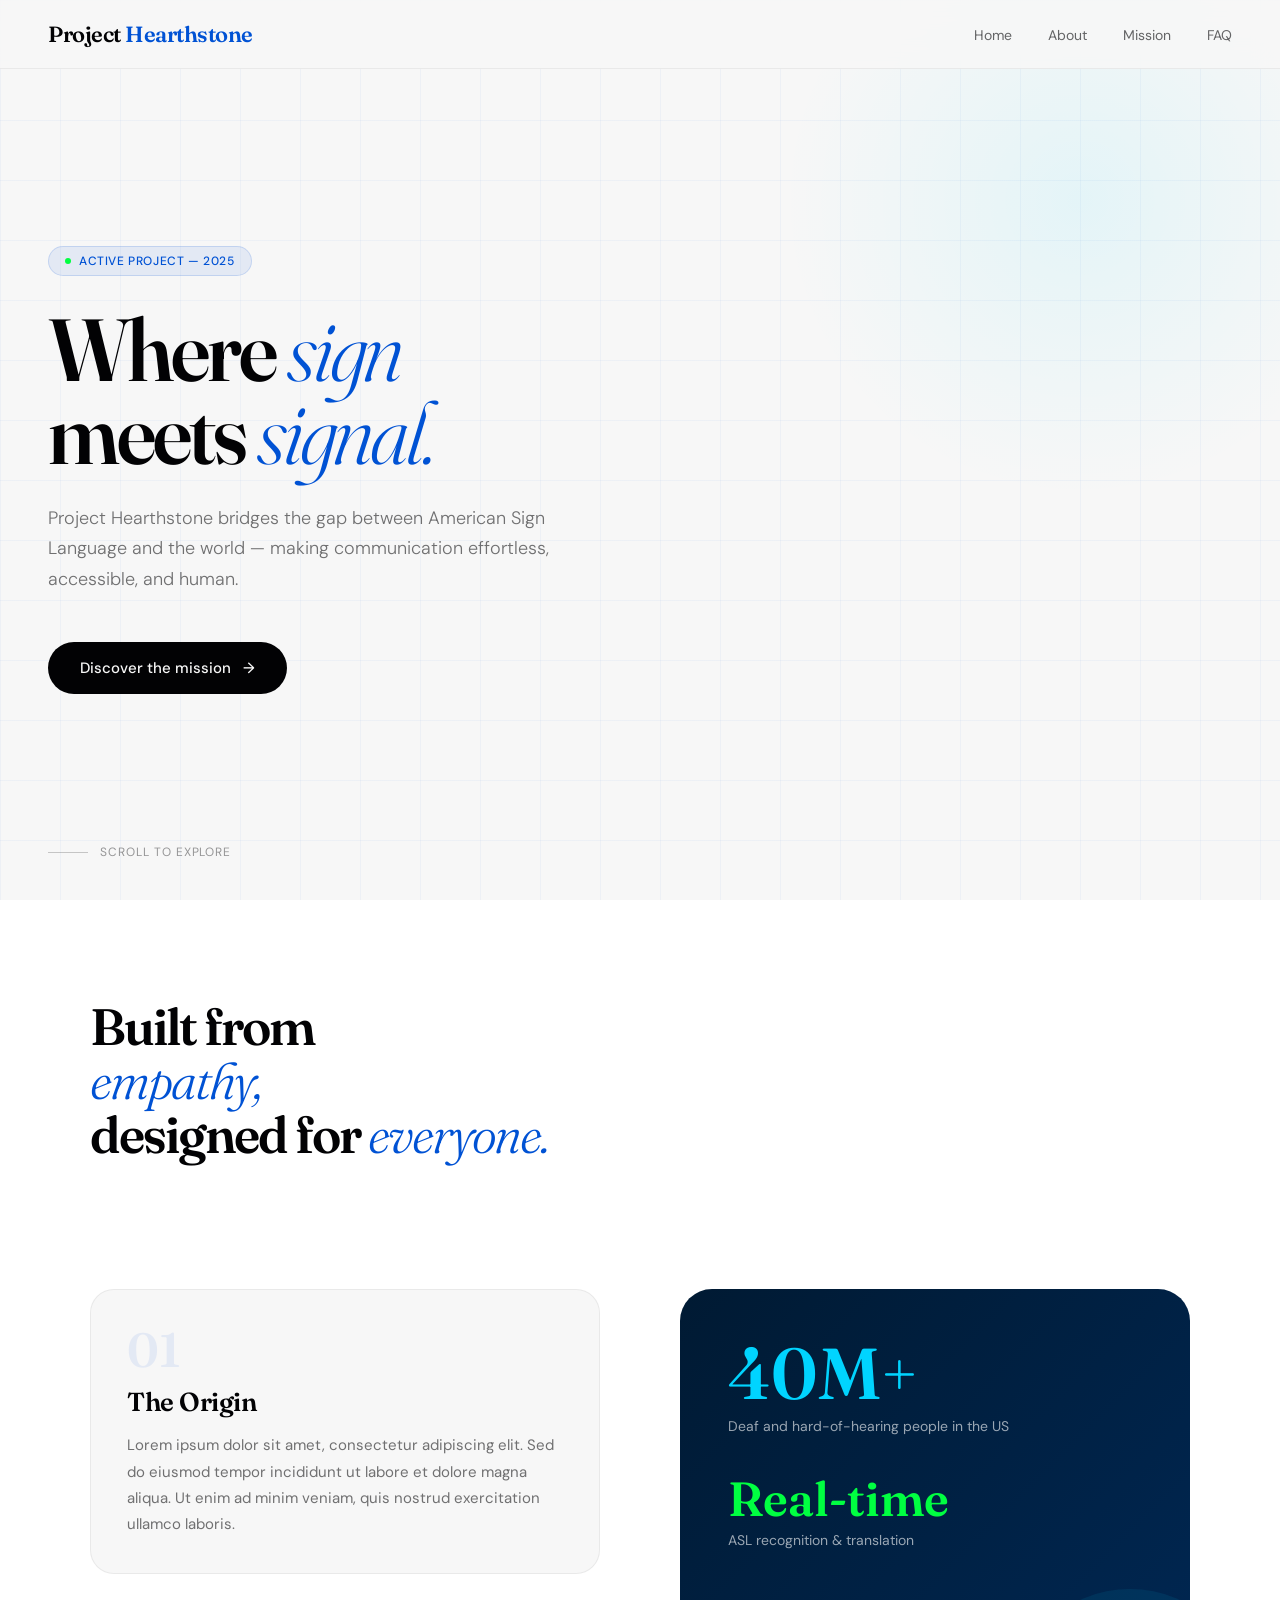
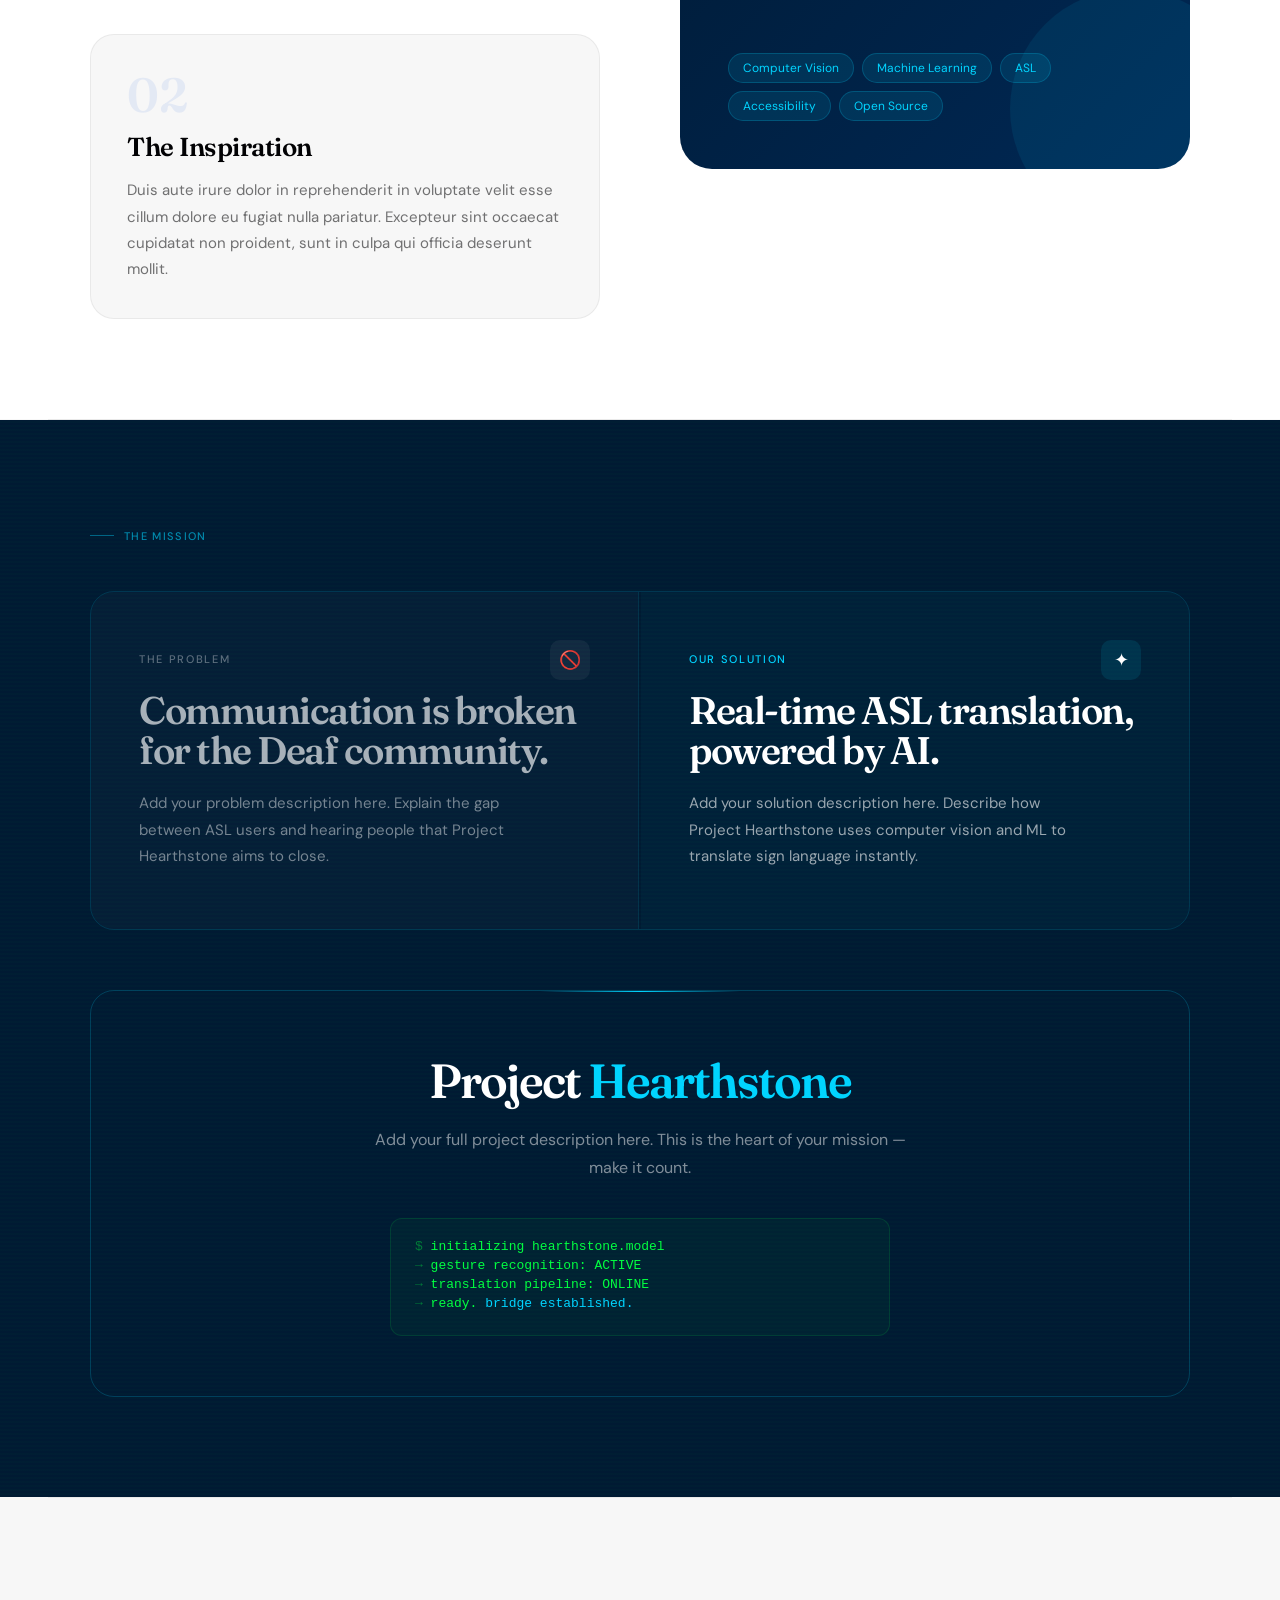
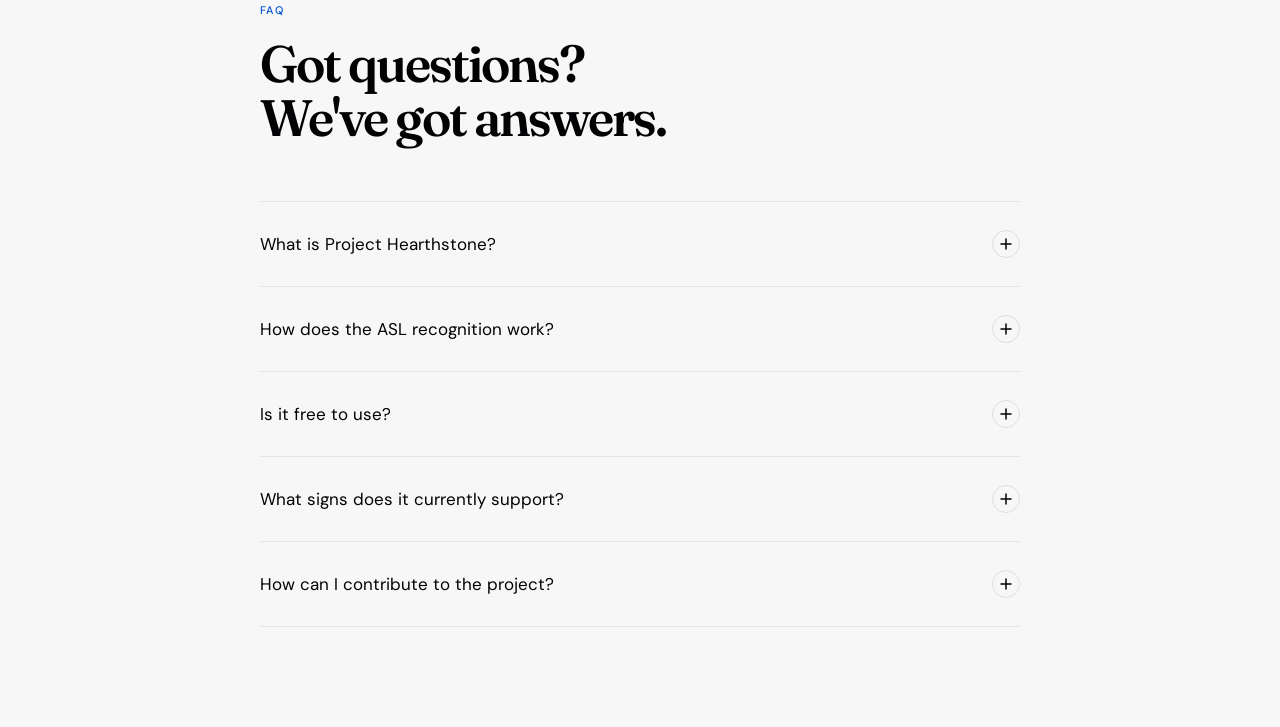
<file: projecthearthstone.in/AboutUs/index.html>
<!doctype html>
<html lang="en">
<head>
<meta charset="UTF-8"/>
<meta name="viewport" content="width=device-width, initial-scale=1.0"/>
<title>Project Hearthstone - About</title>
<style>
  @import url('https://fonts.googleapis.com/css2?family=Fraunces:ital,wght@0,300;0,600;1,300&family=DM+Sans:wght@300;400;500&display=swap');

  :root {
    --primary-dark: #020204;
    --primary-light: #F7F7F7;
    --highlight: #00D4FF;
    --mid: #0052D4;
    --deep: #001A33;
    --active: #00FF41;
  }

  *, *::before, *::after { box-sizing: border-box; margin: 0; padding: 0; }
  html { scroll-behavior: smooth; }
  body {
    font-family: 'DM Sans', sans-serif;
    background: var(--primary-light);
    color: var(--primary-dark);
    overflow-x: hidden;
  }

  /* NAV */
  nav {
    position: fixed;
    top: 0; left: 0; right: 0;
    z-index: 100;
    display: flex;
    align-items: center;
    justify-content: space-between;
    padding: 20px 48px;
    background: rgba(247,247,247,0.85);
    backdrop-filter: blur(12px);
    border-bottom: 1px solid rgba(0,0,0,0.06);
  }

  .nav-logo {
    font-family: 'Fraunces', serif;
    font-size: 22px;
    font-weight: 600;
    letter-spacing: -0.5px;
    color: var(--primary-dark);
  }
  .nav-logo span { color: var(--mid); }

  .nav-links {
    display: flex;
    gap: 36px;
    list-style: none;
  }
  .nav-links a {
    font-size: 14px;
    font-weight: 400;
    color: var(--primary-dark);
    text-decoration: none;
    opacity: 0.6;
    transition: opacity 0.2s;
  }
  .nav-links a:hover { opacity: 1; }

  /* HERO */
  .hero {
    min-height: 100vh;
    display: flex;
    align-items: center;
    padding: 120px 48px 80px;
    position: relative;
    overflow: hidden;
  }

  .hero-bg-grid {
    position: absolute;
    inset: 0;
    background-image:
      linear-gradient(rgba(0,82,212,0.04) 1px, transparent 1px),
      linear-gradient(90deg, rgba(0,82,212,0.04) 1px, transparent 1px);
    background-size: 60px 60px;
    animation: gridShift 20s linear infinite;
  }
  @keyframes gridShift { to { background-position: 60px 60px; } }

  .hero-accent {
    position: absolute;
    width: 600px;
    height: 600px;
    border-radius: 50%;
    background: radial-gradient(circle, rgba(0,212,255,0.08) 0%, transparent 70%);
    top: -100px;
    right: -100px;
    animation: pulse 6s ease-in-out infinite;
  }
  @keyframes pulse {
    0%, 100% { transform: scale(1); opacity: 0.6; }
    50% { transform: scale(1.1); opacity: 1; }
  }

  .hero-content { position: relative; max-width: 760px; }

  .hero-tag {
    display: inline-flex;
    align-items: center;
    gap: 8px;
    background: rgba(0,82,212,0.08);
    border: 1px solid rgba(0,82,212,0.15);
    border-radius: 100px;
    padding: 6px 16px;
    font-size: 12px;
    font-weight: 500;
    color: var(--mid);
    letter-spacing: 0.05em;
    text-transform: uppercase;
    margin-bottom: 32px;
    opacity: 0;
    animation: fadeUp 0.8s 0.2s forwards;
  }
  .hero-tag::before {
    content: '';
    width: 6px; height: 6px;
    border-radius: 50%;
    background: var(--active);
    animation: blink 2s infinite;
  }
  @keyframes blink {
    0%, 100% { opacity: 1; }
    50% { opacity: 0.2; }
  }

  .hero-title {
    font-family: 'Fraunces', serif;
    font-size: clamp(52px, 7vw, 88px);
    font-weight: 600;
    line-height: 0.95;
    letter-spacing: -3px;
    color: var(--primary-dark);
    margin-bottom: 28px;
    opacity: 0;
    animation: fadeUp 0.8s 0.4s forwards;
  }
  .hero-title em {
    font-style: italic;
    font-weight: 300;
    color: var(--mid);
  }

  .hero-sub {
    font-size: 18px;
    font-weight: 300;
    line-height: 1.7;
    color: rgba(2,2,4,0.55);
    max-width: 520px;
    margin-bottom: 48px;
    opacity: 0;
    animation: fadeUp 0.8s 0.6s forwards;
  }

  .hero-cta {
    display: inline-flex;
    align-items: center;
    gap: 12px;
    background: var(--primary-dark);
    color: var(--primary-light);
    border: none;
    border-radius: 100px;
    padding: 16px 32px;
    font-family: 'DM Sans', sans-serif;
    font-size: 15px;
    font-weight: 500;
    cursor: pointer;
    text-decoration: none;
    transition: transform 0.2s, background 0.2s;
    opacity: 0;
    animation: fadeUp 0.8s 0.8s forwards;
  }
  .hero-cta:hover { background: var(--mid); transform: translateY(-2px); }
  .hero-cta .arrow { transition: transform 0.2s; }
  .hero-cta:hover .arrow { transform: translateX(4px); }

  .hero-scroll {
    position: absolute;
    bottom: 40px; left: 48px;
    display: flex;
    align-items: center;
    gap: 12px;
    font-size: 12px;
    color: rgba(2,2,4,0.4);
    letter-spacing: 0.08em;
    text-transform: uppercase;
    opacity: 0;
    animation: fadeUp 1s 1.2s forwards;
  }
  .hero-scroll-line {
    width: 40px; height: 1px;
    background: rgba(2,2,4,0.2);
    animation: lineGrow 1s 1.5s ease forwards;
    transform-origin: left;
    transform: scaleX(0);
  }
  @keyframes lineGrow { to { transform: scaleX(1); } }
  @keyframes fadeUp {
    from { opacity: 0; transform: translateY(24px); }
    to { opacity: 1; transform: translateY(0); }
  }

  /* ABOUT */
  .about {
    background: white;
    padding: 100px 48px;
  }
  .about-grid {
    display: grid;
    grid-template-columns: 1fr 1fr;
    gap: 80px;
    align-items: start;
    max-width: 1100px;
    margin: 0 auto;
  }
  .about-heading {
    font-family: 'Fraunces', serif;
    font-size: clamp(36px, 4vw, 56px);
    font-weight: 600;
    line-height: 1.05;
    letter-spacing: -2px;
    margin-bottom: 48px;
    grid-column: 1 / -1;
  }
  .about-heading em { font-style: italic; font-weight: 300; color: var(--mid); }

  .about-card {
    background: var(--primary-light);
    border: 1px solid rgba(0,0,0,0.06);
    border-radius: 24px;
    padding: 36px;
    position: relative;
    overflow: hidden;
    transition: transform 0.4s cubic-bezier(0.23, 1, 0.32, 1), box-shadow 0.4s;
    cursor: default;
  }
  .about-card::before {
    content: '';
    position: absolute;
    top: 0; left: 0;
    width: 3px; height: 0;
    background: linear-gradient(to bottom, var(--highlight), var(--mid));
    transition: height 0.5s cubic-bezier(0.23, 1, 0.32, 1);
  }
  .about-card:hover::before { height: 100%; }
  .about-card:hover {
    transform: translateY(-6px);
    box-shadow: 0 24px 60px rgba(0,82,212,0.1);
  }
  .about-card-num {
    font-family: 'Fraunces', serif;
    font-size: 48px;
    font-weight: 600;
    color: rgba(0,82,212,0.08);
    line-height: 1;
    margin-bottom: 12px;
  }
  .about-card h3 {
    font-family: 'Fraunces', serif;
    font-size: 26px;
    font-weight: 600;
    letter-spacing: -0.5px;
    margin-bottom: 14px;
  }
  .about-card p {
    font-size: 15px;
    line-height: 1.75;
    color: rgba(2,2,4,0.55);
  }

  .about-visual {
    grid-column: 2;
    grid-row: 2 / 4;
    background: linear-gradient(135deg, var(--deep) 0%, #002855 100%);
    border-radius: 32px;
    padding: 48px;
    color: white;
    display: flex;
    flex-direction: column;
    justify-content: space-between;
    min-height: 480px;
    position: relative;
    overflow: hidden;
  }
  .about-visual::after {
    content: '';
    position: absolute;
    bottom: -60px; right: -60px;
    width: 240px; height: 240px;
    border-radius: 50%;
    background: rgba(0,212,255,0.08);
  }
  .about-visual-stat {
    font-family: 'Fraunces', serif;
    font-size: 72px;
    font-weight: 600;
    color: var(--highlight);
    line-height: 1;
    margin-bottom: 8px;
  }
  .about-visual-label {
    font-size: 14px;
    opacity: 0.6;
    margin-bottom: 40px;
  }
  .about-visual-tags { display: flex; flex-wrap: wrap; gap: 8px; }
  .about-visual-tag {
    background: rgba(0,212,255,0.1);
    border: 1px solid rgba(0,212,255,0.2);
    border-radius: 100px;
    padding: 6px 14px;
    font-size: 12px;
    color: var(--highlight);
  }

  /* PROBLEM / SOLUTION */
  .problem-solution {
    background: var(--deep);
    color: white;
    padding: 100px 48px;
    position: relative;
    overflow: hidden;
  }
  .ps-scanlines {
    position: absolute;
    inset: 0;
    background: repeating-linear-gradient(
      0deg, transparent, transparent 2px,
      rgba(0,255,65,0.015) 2px, rgba(0,255,65,0.015) 4px
    );
    pointer-events: none;
  }
  .ps-inner { max-width: 1100px; margin: 0 auto; position: relative; }

  .section-label {
    display: inline-flex;
    align-items: center;
    gap: 10px;
    font-size: 11px;
    font-weight: 500;
    letter-spacing: 0.12em;
    text-transform: uppercase;
    color: var(--mid);
    margin-bottom: 20px;
  }

  .ps-top {
    display: grid;
    grid-template-columns: 1fr 1fr;
    gap: 2px;
    margin-bottom: 60px;
    border: 1px solid rgba(0,212,255,0.15);
    border-radius: 24px;
    overflow: hidden;
  }
  .ps-pane { padding: 60px 48px; position: relative; }
  .ps-pane.problem {
    background: rgba(255,255,255,0.02);
    border-right: 1px solid rgba(0,212,255,0.1);
  }
  .ps-pane.solution { background: rgba(0,212,255,0.03); }
  .ps-pane-tag {
    font-size: 11px;
    letter-spacing: 0.15em;
    text-transform: uppercase;
    font-weight: 500;
    margin-bottom: 24px;
  }
  .ps-pane.problem .ps-pane-tag { color: rgba(255,255,255,0.35); }
  .ps-pane.solution .ps-pane-tag { color: var(--highlight); }
  .ps-pane h2 {
    font-family: 'Fraunces', serif;
    font-size: clamp(28px, 3vw, 44px);
    font-weight: 600;
    letter-spacing: -1.5px;
    line-height: 1.05;
    margin-bottom: 20px;
  }
  .ps-pane.problem h2 { color: rgba(255,255,255,0.65); }
  .ps-pane.solution h2 { color: white; }
  .ps-pane p { font-size: 15px; line-height: 1.75; color: rgba(255,255,255,0.45); max-width: 380px; }
  .ps-pane.solution p { color: rgba(255,255,255,0.6); }
  .ps-icon {
    position: absolute;
    top: 48px; right: 48px;
    width: 40px; height: 40px;
    border-radius: 10px;
    display: flex;
    align-items: center;
    justify-content: center;
    font-size: 18px;
  }
  .ps-icon.prob { background: rgba(255,255,255,0.05); }
  .ps-icon.sol { background: rgba(0,212,255,0.1); }

  .ps-project {
    border: 1px solid rgba(0,212,255,0.2);
    border-radius: 24px;
    padding: 60px;
    text-align: center;
    position: relative;
    overflow: hidden;
  }
  .ps-project::before {
    content: '';
    position: absolute;
    top: 0; left: 50%;
    transform: translateX(-50%);
    width: 200px; height: 1px;
    background: linear-gradient(to right, transparent, var(--highlight), transparent);
  }
  .ps-project-title {
    font-family: 'Fraunces', serif;
    font-size: clamp(28px, 4vw, 48px);
    font-weight: 600;
    letter-spacing: -2px;
    color: white;
    margin-bottom: 16px;
  }
  .ps-project-title span { color: var(--highlight); }
  .ps-project p {
    font-size: 16px;
    line-height: 1.75;
    color: rgba(255,255,255,0.5);
    max-width: 560px;
    margin: 0 auto 36px;
  }
  .ps-terminal {
    background: rgba(0,255,65,0.04);
    border: 1px solid rgba(0,255,65,0.12);
    border-radius: 12px;
    padding: 20px 24px;
    max-width: 500px;
    margin: 0 auto;
    text-align: left;
    font-family: 'Courier New', monospace;
    font-size: 13px;
  }
  .ps-terminal-line {
    color: var(--active);
    margin-bottom: 4px;
    opacity: 0;
    animation: terminalType 0.3s forwards;
  }
  .ps-terminal-line:nth-child(1) { animation-delay: 0.2s; }
  .ps-terminal-line:nth-child(2) { animation-delay: 0.8s; }
  .ps-terminal-line:nth-child(3) { animation-delay: 1.4s; }
  .ps-terminal-line:nth-child(4) { animation-delay: 2.0s; }
  .ps-terminal-line .dim { color: rgba(0,255,65,0.4); }
  @keyframes terminalType { to { opacity: 1; } }

  /* FAQ */
  #faq {
    background: var(--primary-light);
    padding: 100px 48px;
  }
  .faq-inner { max-width: 760px; margin: 0 auto; }
  .faq-heading {
    font-family: 'Fraunces', serif;
    font-size: clamp(36px, 4vw, 52px);
    font-weight: 600;
    letter-spacing: -2px;
    margin-bottom: 56px;
    line-height: 1.05;
  }
  .faq-item {
    border-top: 1px solid rgba(0,0,0,0.08);
    overflow: hidden;
  }
  .faq-item:last-child { border-bottom: 1px solid rgba(0,0,0,0.08); }
  .faq-btn {
    width: 100%;
    background: none;
    border: none;
    cursor: pointer;
    display: flex;
    align-items: center;
    justify-content: space-between;
    padding: 28px 0;
    font-family: 'DM Sans', sans-serif;
    font-size: 17px;
    font-weight: 400;
    color: var(--primary-dark);
    text-align: left;
    transition: color 0.2s;
  }
  .faq-btn:hover { color: var(--mid); }
  .faq-btn.active { color: var(--mid); }
  .faq-icon {
    width: 28px; height: 28px;
    border-radius: 50%;
    border: 1px solid rgba(0,0,0,0.1);
    display: flex;
    align-items: center;
    justify-content: center;
    flex-shrink: 0;
    margin-left: 20px;
    transition: background 0.3s, transform 0.4s, border-color 0.3s;
  }
  .faq-btn.active .faq-icon {
    background: var(--mid);
    border-color: var(--mid);
    transform: rotate(45deg);
  }
  .faq-icon svg { width: 12px; height: 12px; }
  .faq-btn.active .faq-icon svg path { stroke: white; }
  .faq-answer {
    max-height: 0;
    overflow: hidden;
    transition: max-height 0.5s cubic-bezier(0.23, 1, 0.32, 1);
  }
  .faq-answer.open { max-height: 300px; }
  .faq-answer-inner {
    padding: 0 0 28px;
    font-size: 15px;
    line-height: 1.8;
    color: rgba(2,2,4,0.55);
    max-width: 600px;
  }

  /* DIVIDER */
  .divider {
    height: 1px;
    background: rgba(0,0,0,0.06);
    margin: 0 48px;
  }

  /* SCROLL REVEAL */
  .reveal {
    opacity: 0;
    transform: translateY(32px);
    transition: opacity 0.7s cubic-bezier(0.23,1,0.32,1), transform 0.7s cubic-bezier(0.23,1,0.32,1);
  }
  .reveal.visible { opacity: 1; transform: translateY(0); }
  .reveal-delay-1 { transition-delay: 0.1s; }
  .reveal-delay-2 { transition-delay: 0.2s; }
  .reveal-delay-3 { transition-delay: 0.3s; }
  .reveal-delay-4 { transition-delay: 0.4s; }
</style>
</head>
<body>

<!-- NAV -->
<nav>
  <div class="nav-logo">Project <span>Hearthstone</span></div>
  <ul class="nav-links">
    <li><a href="#home">Home</a></li>
    <li><a href="#about">About</a></li>
    <li><a href="#problem">Mission</a></li>
    <li><a href="#faq">FAQ</a></li>
  </ul>
</nav>

<!-- HERO -->
<section class="hero" id="home">
  <div class="hero-bg-grid"></div>
  <div class="hero-accent"></div>
  <div class="hero-content">
    <div class="hero-tag">Active Project — 2025</div>
    <h1 class="hero-title">Where <em>sign</em><br>meets <em>signal.</em></h1>
    <p class="hero-sub">Project Hearthstone bridges the gap between American Sign Language and the world — making communication effortless, accessible, and human.</p>
    <a href="#about" class="hero-cta">
      Discover the mission
      <span class="arrow">→</span>
    </a>
  </div>
  <div class="hero-scroll">
    <div class="hero-scroll-line"></div>
    Scroll to explore
  </div>
</section>

<!-- ABOUT -->
<section class="about" id="about">
  <div class="about-grid">
    <div class="about-heading reveal">
      Built from<br><em>empathy,</em><br>designed for<em> everyone.</em>
    </div>

    <div class="about-card reveal reveal-delay-1">
      <div class="about-card-num">01</div>
      <h3>The Origin</h3>
      <p>Lorem ipsum dolor sit amet, consectetur adipiscing elit. Sed do eiusmod tempor incididunt ut labore et dolore magna aliqua. Ut enim ad minim veniam, quis nostrud exercitation ullamco laboris.</p>
    </div>

    <div class="about-visual reveal reveal-delay-2">
      <div>
        <div class="about-visual-stat">40M+</div>
        <div class="about-visual-label">Deaf and hard-of-hearing people in the US</div>
        <div class="about-visual-stat" style="font-size:48px;color:var(--active);margin-top:32px;">Real-time</div>
        <div class="about-visual-label">ASL recognition & translation</div>
      </div>
      <div class="about-visual-tags">
        <span class="about-visual-tag">Computer Vision</span>
        <span class="about-visual-tag">Machine Learning</span>
        <span class="about-visual-tag">ASL</span>
        <span class="about-visual-tag">Accessibility</span>
        <span class="about-visual-tag">Open Source</span>
      </div>
    </div>

    <div class="about-card reveal reveal-delay-3" style="margin-top:-20px;">
      <div class="about-card-num">02</div>
      <h3>The Inspiration</h3>
      <p>Duis aute irure dolor in reprehenderit in voluptate velit esse cillum dolore eu fugiat nulla pariatur. Excepteur sint occaecat cupidatat non proident, sunt in culpa qui officia deserunt mollit.</p>
    </div>
  </div>
</section>

<div class="divider"></div>

<!-- PROBLEM / SOLUTION -->
<section class="problem-solution" id="problem">
  <div class="ps-scanlines"></div>
  <div class="ps-inner">
    <div class="section-label" style="color:rgba(0,212,255,0.6);margin-bottom:48px;">
      <span style="width:24px;height:1px;background:rgba(0,212,255,0.4);display:inline-block;"></span>
      The Mission
    </div>

    <div class="ps-top reveal">
      <div class="ps-pane problem">
        <div class="ps-pane-tag">The Problem</div>
        <div class="ps-icon prob">🚫</div>
        <h2>Communication is broken for the Deaf community.</h2>
        <p>Add your problem description here. Explain the gap between ASL users and hearing people that Project Hearthstone aims to close.</p>
      </div>
      <div class="ps-pane solution">
        <div class="ps-pane-tag">Our Solution</div>
        <div class="ps-icon sol">✦</div>
        <h2>Real-time ASL translation, powered by AI.</h2>
        <p>Add your solution description here. Describe how Project Hearthstone uses computer vision and ML to translate sign language instantly.</p>
      </div>
    </div>

    <div class="ps-project reveal reveal-delay-2">
      <div class="ps-project-title">Project <span>Hearthstone</span></div>
      <p>Add your full project description here. This is the heart of your mission — make it count.</p>
      <div class="ps-terminal">
        <div class="ps-terminal-line"><span class="dim">$</span> initializing hearthstone.model</div>
        <div class="ps-terminal-line"><span class="dim">→</span> gesture recognition: <span style="color:var(--active);">ACTIVE</span></div>
        <div class="ps-terminal-line"><span class="dim">→</span> translation pipeline: <span style="color:var(--active);">ONLINE</span></div>
        <div class="ps-terminal-line"><span class="dim">→</span> ready. <span style="color:var(--highlight);">bridge established.</span></div>
      </div>
    </div>
  </div>
</section>

<div class="divider"></div>

<!-- FAQ -->
<div id="faq">
  <div class="faq-inner">
    <div class="section-label reveal">FAQ</div>
    <h2 class="faq-heading reveal reveal-delay-1">Got questions?<br>We've got answers.</h2>
    <div id="faq-list" class="reveal reveal-delay-2"></div>
  </div>
</div>

<script>
  // ── FAQ DATA — edit these ──────────────────────────────────────────────────
  const faqData = [
    {
      question: "What is Project Hearthstone?",
      answer: "Project Hearthstone is an AI-powered tool that translates American Sign Language into text in real time, helping bridge the communication gap between the Deaf community and hearing people."
    },
    {
      question: "How does the ASL recognition work?",
      answer: "We use computer vision and a custom-trained machine learning model to detect hand gestures via a standard webcam and map them to ASL signs and their meanings."
    },
    {
      question: "Is it free to use?",
      answer: "Yes — Project Hearthstone is an open-source project with a mission to make accessibility tools available to everyone, free of charge."
    },
    {
      question: "What signs does it currently support?",
      answer: "Add your answer here. Describe the current ASL vocabulary, fingerspelling support, and any limitations."
    },
    {
      question: "How can I contribute to the project?",
      answer: "Add your answer here. Link to your GitHub, contribution guidelines, or contact info."
    }
  ];

  // ── Build FAQ ──────────────────────────────────────────────────────────────
  const list = document.getElementById('faq-list');
  faqData.forEach(item => {
    const el = document.createElement('div');
    el.className = 'faq-item';
    el.innerHTML = `
      <button class="faq-btn" aria-expanded="false">
        ${item.question}
        <span class="faq-icon">
          <svg viewBox="0 0 12 12" fill="none" xmlns="http://www.w3.org/2000/svg">
            <path d="M6 1V11M1 6H11" stroke="#020204" stroke-width="1.5" stroke-linecap="round"/>
          </svg>
        </span>
      </button>
      <div class="faq-answer">
        <div class="faq-answer-inner">${item.answer}</div>
      </div>
    `;
    const btn = el.querySelector('.faq-btn');
    const ans = el.querySelector('.faq-answer');
    btn.addEventListener('click', () => {
      const isOpen = btn.classList.contains('active');
      document.querySelectorAll('.faq-btn.active').forEach(b => {
        b.classList.remove('active');
        b.nextElementSibling.classList.remove('open');
      });
      if (!isOpen) {
        btn.classList.add('active');
        ans.classList.add('open');
      }
    });
    list.appendChild(el);
  });

  // ── Scroll reveal ──────────────────────────────────────────────────────────
  const observer = new IntersectionObserver((entries) => {
    entries.forEach(e => {
      if (e.isIntersecting) e.target.classList.add('visible');
    });
  }, { threshold: 0.1, rootMargin: '0px 0px -40px 0px' });

  document.querySelectorAll('.reveal').forEach(el => observer.observe(el));
</script>
</body>
</html>
</file>
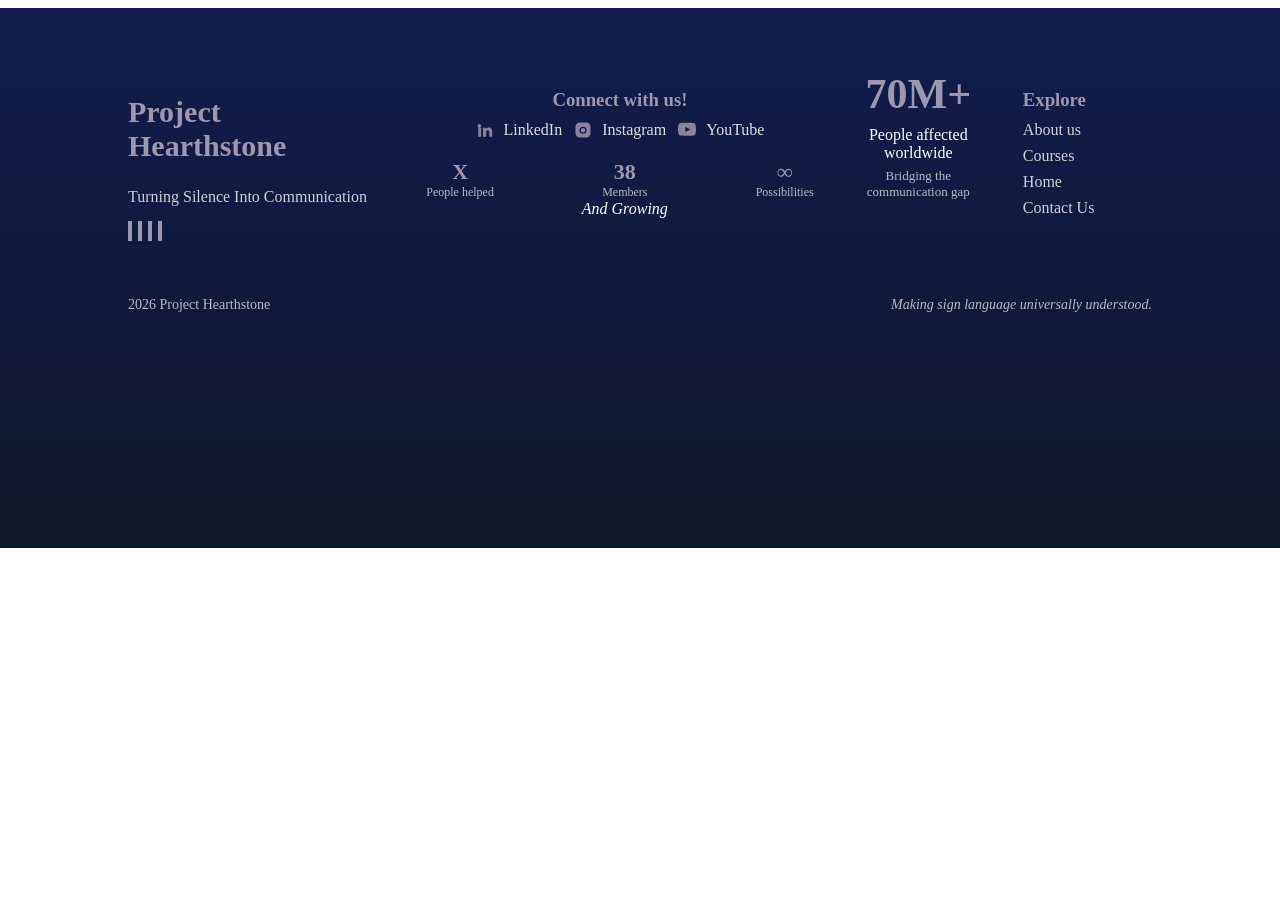
<file: projecthearthstone.in/Footer/index.html>
<body>
    <meta charset="UTF-8">
    <meta name="viewport" content="width=device-width, initial-scale=1.0">
    <title>Hearthstone Footer</title>
    <link rel="stylesheet" href="styles.css">
    <footer class="hearthstone-footer">
        <div class="footer-grid">
            <div class="footer-brand">
                <h2>Project Hearthstone</h2>
                <p class="tagline">
                    Turning Silence Into Communication
                </p>

                <div class="signal-line">
                    <span></span>
                    <span></span>
                    <span></span>
                    <span></span>
                </div>
            </div>

            <div class="footer-mission">
                <h3>Connect with us!</h3>
                <div class="socials">
                    <a href="https://www.linkedin.com/company/project-hearthstone" class="social-link" target="_blank">
                        <svg viewBox="0 0 24 24" class="icon">
                            <path fill="#9D97AF" d="M6.94 6.5A2.44 2.44 0 1 1 2.06 6.5a2.44 2.44 0 0 1 4.88 0zM3 8.98h3.88V21H3zM9.34 8.98h3.72v1.64h.05c.52-.99 1.8-2.03 3.7-2.03 3.96 0 4.69 2.6 4.69 5.98V21h-3.88v-5.6c0-1.34-.02-3.07-1.87-3.07-1.88 0-2.17 1.47-2.17 2.98V21H9.34z"/>
                        </svg>
                    LinkedIn </a>

                    <a href="https://www.instagram.com/projecthearthstone" class="social-link" target="_blank">
                        <svg viewBox="0 0 24 24" class="icon">
                            <path fill="#9D97AF" d="M7.75 2h8.5A5.75 5.75 0 0 1 22 7.75v8.5A5.75 5.75 0 0 1 16.25 22h-8.5A5.75 5.75 0 0 1 2 16.25v-8.5A5.75 5.75 0 0 1 7.75 2zm4.25 5.5a4.75 4.75 0 1 0 4.75 4.75A4.76 4.76 0 0 0 12 7.5zm0 7.8a3.05 3.05 0 1 1 3.05-3.05A3.06 3.06 0 0 1 12 15.3zm5.4-8.8a1.1 1.1 0 1 1 1.1-1.1 1.1 1.1 0 0 1-1.1 1.1z"/>
                        </svg>
                    Instagram</a>

                    <a href="https://www.youtube.com/@ProjectHearthstone-NGO" class="social-link" target="_blank">
                        <svg viewBox="0 0 24 24" class="icon">
                            <path fill="#9D97AF" d="M23.5 6.2s-.2-1.7-.8-2.5c-.8-1-1.7-1-2.1-1.1C17.7 2.3 12 2.3 12 2.3h0s-5.7 0-8.6.3c-.4.1-1.3.1-2.1 1.1-.6.8-.8 2.5-.8 2.5S0 8.2 0 10.1v1.8c0 1.9.5 3.9.5 3.9s.2 1.7.8 2.5c.8 1 1.9 1 2.4 1.1 1.7.2 7.3.3 8.3.3s5.7 0 8.6-.3c.4-.1 1.3-.1 2.1-1.1.6-.8.8-2.5.8-2.5s.5-2 .5-3.9v-1.8c0-1.9-.5-3.9-.5-3.9zM9.8 14.6V7.8l6.5 3.4-6.5 3.4z"/>
                        </svg>
                    YouTube</a>
                </div>
                    
                <div class="stats">

                <div class="stat">
                    <div class="stat-number">X</div>
                    <div class="stat-label">People helped</div>
                </div>

                <div class="stat">
                    <div class="stat-number">38</div>
                    <div class="stat-label">Members</div>
                    <div class="stat-label-acent"><i>And Growing</i></div>
                </div>

                <div class="stat">
                    <div class="stat-number">∞</div>
                    <div class="stat-label">Possibilities</div>
                </div>
            </div>
        </div>

            
        <div class="footer-impact">
            <div class="impact-number">
                70M+
            </div>
            <div class="impact-text">
                People affected worldwide
            </div>
            <div class="impact-sub">
                Bridging the communication gap
            </div>
        </div>

        <div class="footer-links">
            <h3>Explore</h3>
            <a href="../AboutUs/index.html">About us</a>
            <a href="../Courses/index.html">Courses</a>
            <a href="../index.html">Home</a>
            <a href="mailto:insertemail@example.com">Contact Us</a>
        </div>
        </div>

        <div class="footer-bottom">
            <div>
                2026 Project Hearthstone
            </div>
            <div class="footer-quote">
                Making sign language universally understood.
            </div>
        </div>
    </footer>
</body>
</file>
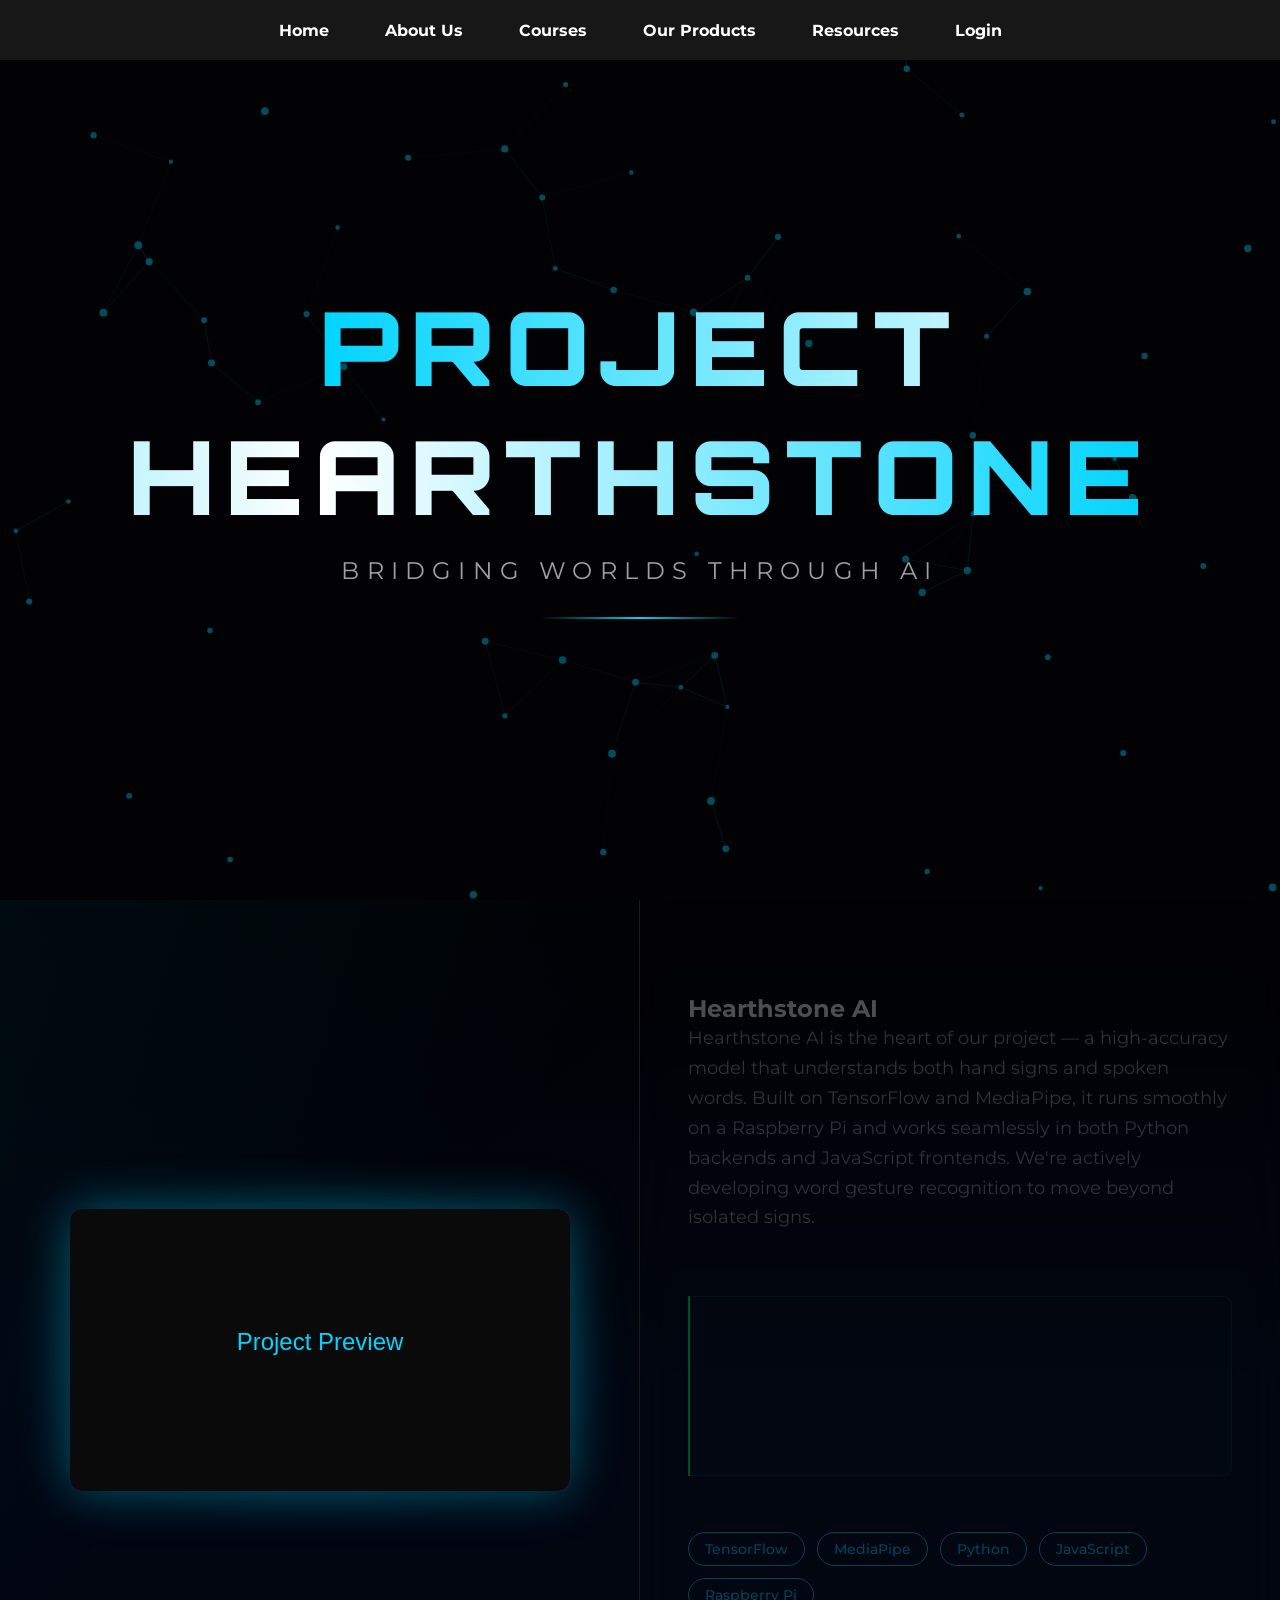
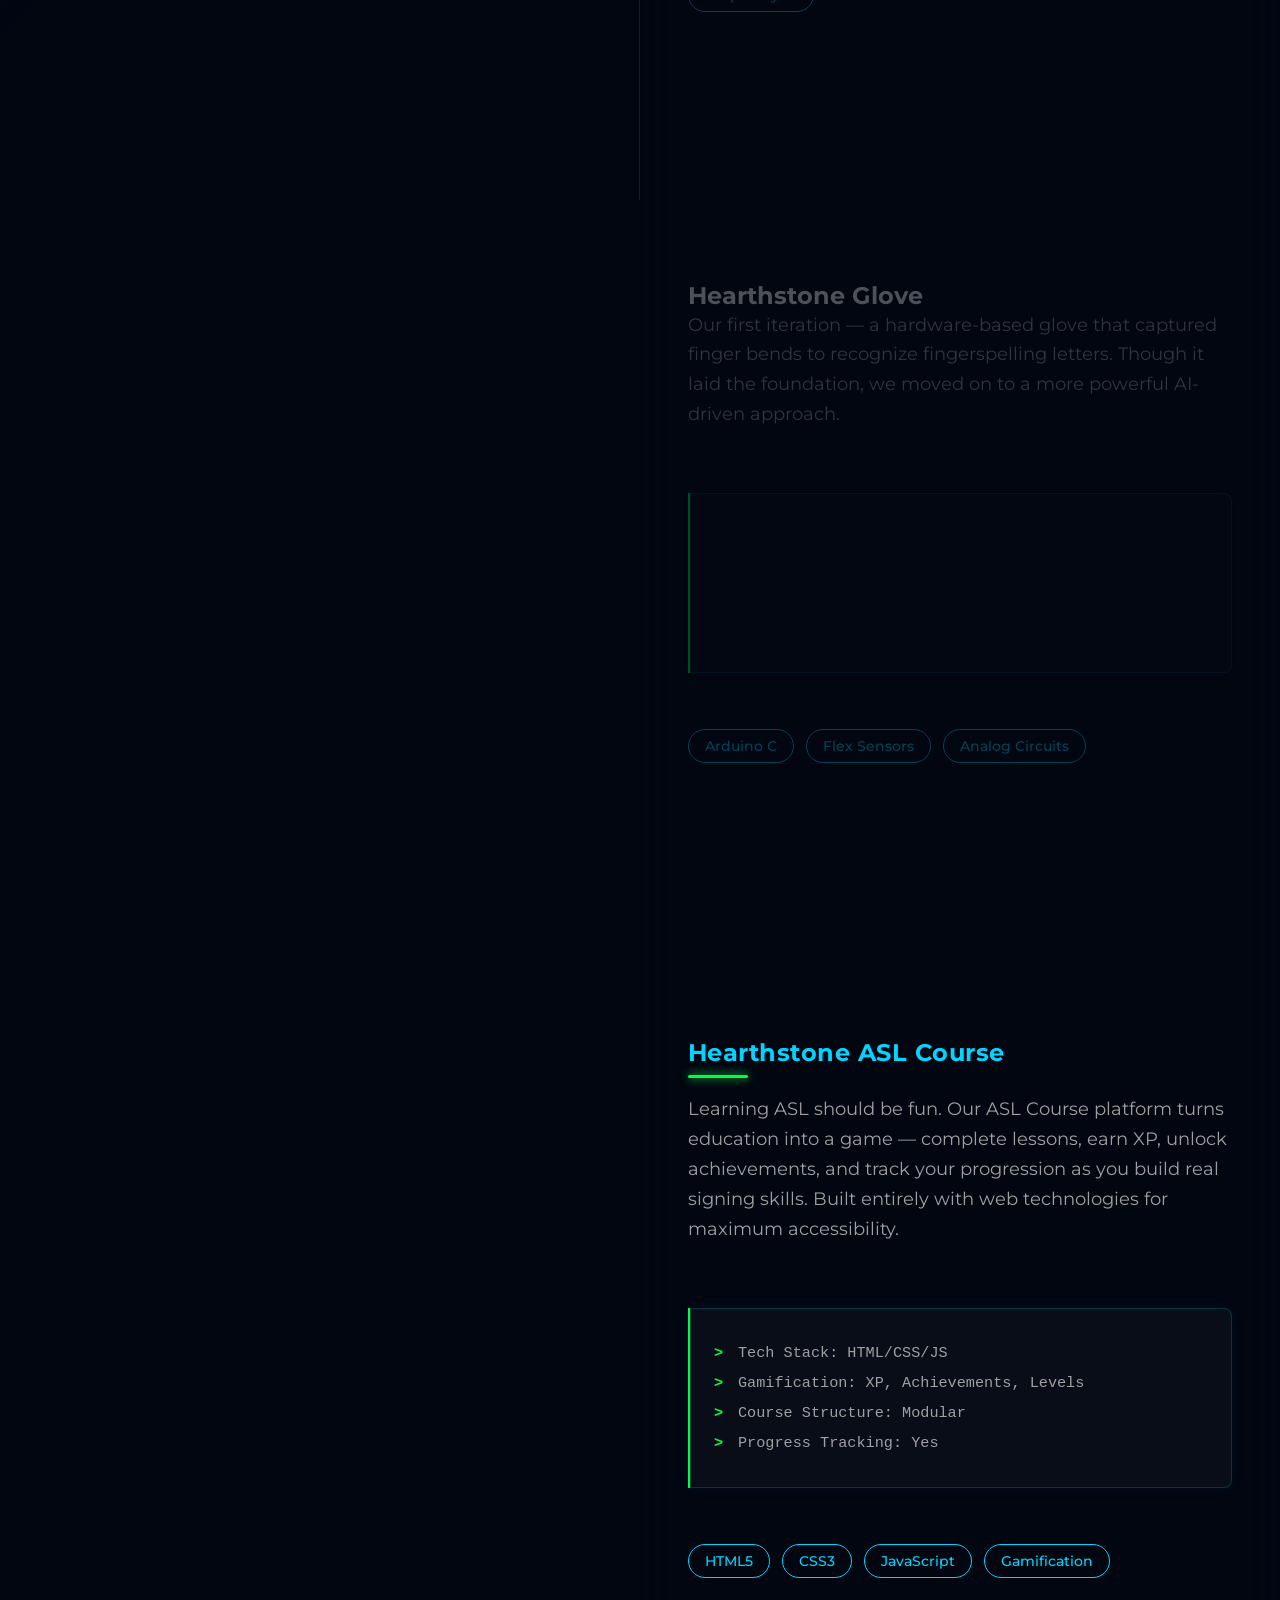
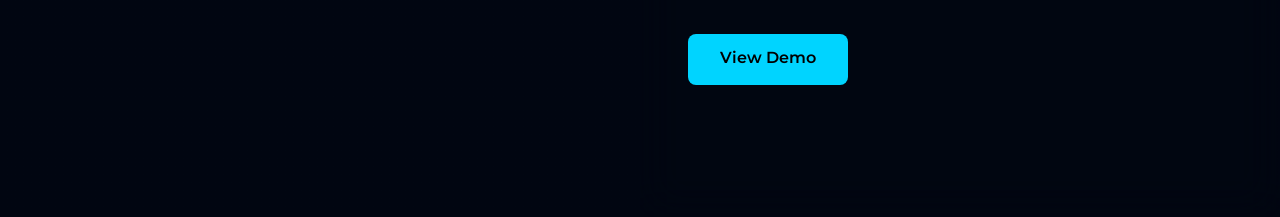
<file: projecthearthstone.in/Projects/index.html>
<!doctype html>
<html lang="en">
  <head>
    <meta charset="UTF-8" />
    <meta name="viewport" content="width=device-width, initial-scale=1.0" />
    <title>Project Hearthstone - Projects</title>
    <link rel="stylesheet" href="../style.css" />
    <link rel="stylesheet" href="style.css" />
    <link rel="stylesheet" href="../Navbar/styles.css" />
    <link rel="preconnect" href="https://fonts.googleapis.com" />
    <link rel="preconnect" href="https://fonts.gstatic.com" crossorigin />
    <link
      href="https://fonts.googleapis.com/css2?family=Montserrat:wght@400;600;800&family=Orbitron:wght@500;700;900&display=swap"
      rel="stylesheet"
    />
  </head>
  <body>
    <div id="navbarcontainer"></div>
    <script type="module" src="../Navbar/script.js"></script>

    <!-- Linear Progress Bar -->
    <div class="progress-bar" id="progressBar"></div>

    <!-- Hero Section -->
    <section class="hero">
      <div class="hero-content">
        <h1 class="hero-title">
          <span class="shimmer">PROJECT HEARTHSTONE</span>
        </h1>
        <p class="hero-subtitle">Bridging Worlds Through AI</p>
        <div class="hero-divider"></div>
      </div>
    </section>

    <!-- Projects Split View -->
    <div class="projects-container">
      <!-- Left: Sticky Image Column -->
      <div class="image-column">
        <div class="sticky-image-wrapper">
          <img
            id="stickyImage"
            src=""
            alt="Project Preview"
            class="sticky-image glitch-target"
          />
          <div class="image-glow"></div>
        </div>
      </div>

      <!-- Right: Scrolling Content Column -->
      <div class="content-column">
        <div id="projectsTrack" class="projects-track">
          <!-- Project panels will be injected here by JavaScript -->
        </div>
      </div>
    </div>

    <script src="script.js"></script>
  </body>
</html>
</file>
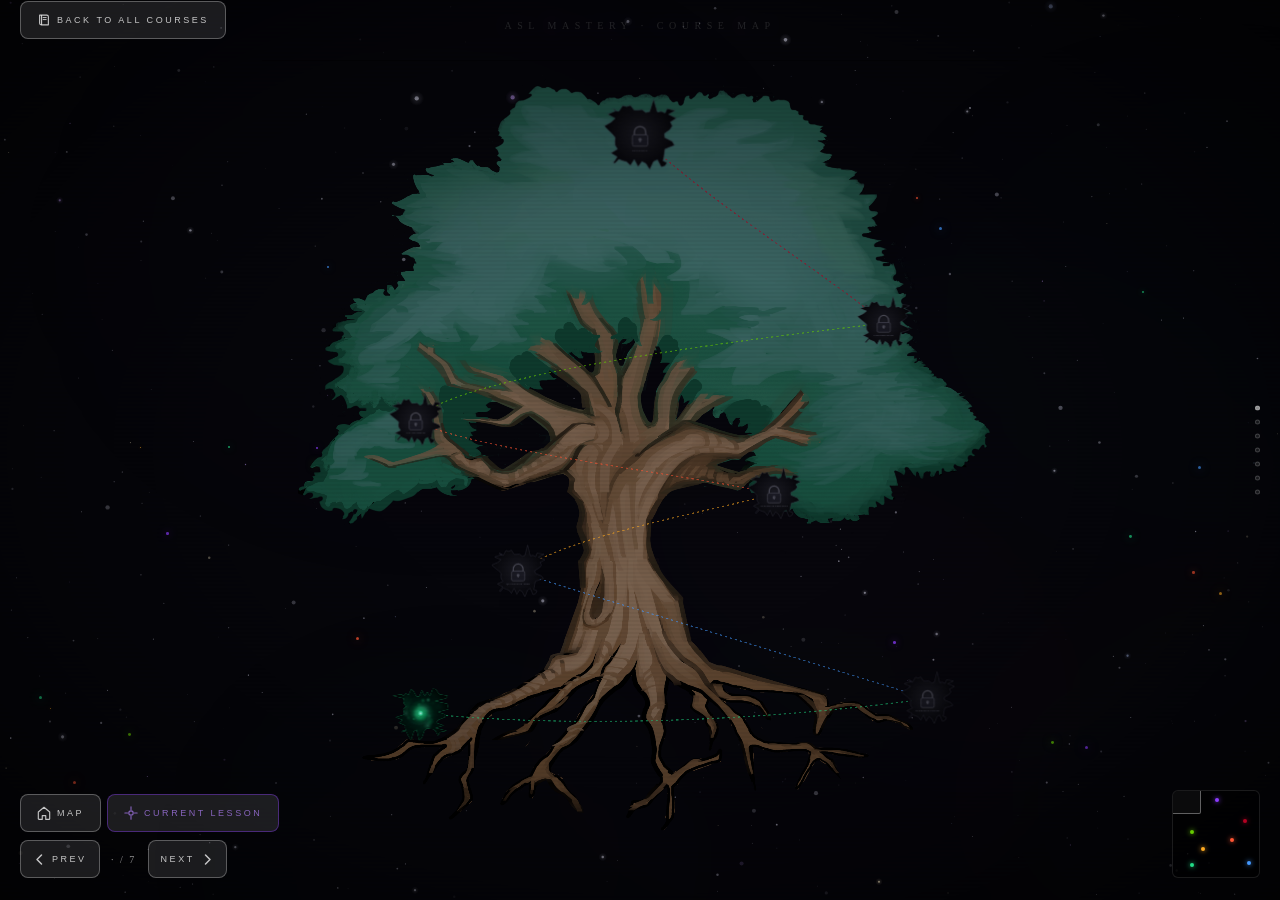
<file: projecthearthstone.in/Courses/ASL/index.html>
<!doctype html>
<html lang="en">
  <head>
    <meta charset="UTF-8" />
    <meta name="viewport" content="width=device-width, initial-scale=1.0" />
    <title>ASL Mastery — Course Map</title>
    <link rel="stylesheet" href="style.css" />
  </head>
  <body>
    <canvas id="star-canvas"></canvas>
    <div id="ambient-layer"></div>
    <div id="vignette"></div>
    <div id="scanlines"></div>

    <div class="flash-overlay" id="flashOverlay"></div>
    <div id="hud-title">ASL Mastery · Course Map</div>

    <div id="progress-bar">
      <div class="pdot on" data-lesson="1"></div>
      <div class="pdot" data-lesson="2"></div>
      <div class="pdot" data-lesson="3"></div>
      <div class="pdot" data-lesson="4"></div>
      <div class="pdot" data-lesson="5"></div>
      <div class="pdot" data-lesson="6"></div>
      <div class="pdot" data-lesson="7"></div>
    </div>

    <div id="nav-cluster">
      <div class="nav-row" style="margin-bottom: 83vh">
        <button class="nav-btn" id="btn-courses">
          <svg width="14" height="14" viewBox="0 0 16 16" fill="none">
            <path
              d="M3 2.5H11.2C12.2 2.5 13 3.3 13 4.3V13.5H4.8C3.8 13.5 3 12.7 3 11.7V2.5Z"
              stroke="currentColor"
              stroke-width="1.3"
              stroke-linejoin="round"
            />
            <path d="M5.2 2.5V13.5" stroke="currentColor" stroke-width="1.3" />
            <path
              d="M7 5.2H10.5"
              stroke="currentColor"
              stroke-width="1.1"
              stroke-linecap="round"
            />
            <path
              d="M7 7.5H10.5"
              stroke="currentColor"
              stroke-width="1.1"
              stroke-linecap="round"
            />
          </svg>
          <span>Back to all courses</span>
        </button>
      </div>
      <div class="nav-row">
        <button class="nav-btn" id="btn-home">
          <svg width="14" height="14" viewBox="0 0 16 16" fill="none">
            <path
              d="M1.5 6.8L8 1.5l6.5 5.3V14.5a.8.8 0 01-.8.8H10V11H6v4.3H2.3a.8.8 0 01-.8-.8V6.8z"
              stroke="currentColor"
              stroke-width="1.3"
              stroke-linejoin="round"
            />
          </svg>
          <span>Map</span>
        </button>
        <button class="nav-btn accent" id="btn-current">
          <svg width="14" height="14" viewBox="0 0 16 16" fill="none">
            <circle
              cx="8"
              cy="8"
              r="2.5"
              stroke="currentColor"
              stroke-width="1.3"
            />
            <line
              x1="8"
              y1="1"
              x2="8"
              y2="4"
              stroke="currentColor"
              stroke-width="1.3"
              stroke-linecap="round"
            />
            <line
              x1="8"
              y1="12"
              x2="8"
              y2="15"
              stroke="currentColor"
              stroke-width="1.3"
              stroke-linecap="round"
            />
            <line
              x1="1"
              y1="8"
              x2="4"
              y2="8"
              stroke="currentColor"
              stroke-width="1.3"
              stroke-linecap="round"
            />
            <line
              x1="12"
              y1="8"
              x2="15"
              y2="8"
              stroke="currentColor"
              stroke-width="1.3"
              stroke-linecap="round"
            />
          </svg>
          <span>Current Lesson</span>
        </button>
      </div>
      <div class="nav-row">
        <button class="nav-btn nav-arrow" id="btn-prev">
          <svg width="13" height="13" viewBox="0 0 13 13" fill="none">
            <path
              d="M8.5 2L4 6.5l4.5 4.5"
              stroke="currentColor"
              stroke-width="1.5"
              stroke-linecap="round"
              stroke-linejoin="round"
            />
          </svg>
          <span>Prev</span>
        </button>
        <div class="nav-index" id="nav-index">1 / 7</div>
        <button class="nav-btn nav-arrow" id="btn-next">
          <span>Next</span>
          <svg width="13" height="13" viewBox="0 0 13 13" fill="none">
            <path
              d="M4.5 2L9 6.5 4.5 11"
              stroke="currentColor"
              stroke-width="1.5"
              stroke-linecap="round"
              stroke-linejoin="round"
            />
          </svg>
        </button>
      </div>
    </div>

    <div id="minimap"><div id="mm-viewport-box"></div></div>

    <div id="viewport">
      <div id="world">
        <img
          id="tree-img"
          src="Tree-graphic.png"
          alt="Tree"
          draggable="false"
        />
        <svg
          id="path-svg"
          viewBox="0 0 3200 3200"
          xmlns="http://www.w3.org/2000/svg"
        ></svg>

        <div
          class="portal-wrap"
          data-idx="0"
          style="left: 700px; top: 2680px"
        ></div>
        <div
          class="portal-wrap locked"
          data-idx="1"
          style="left: 2780px; top: 2620px"
        ></div>
        <div
          class="portal-wrap locked"
          data-idx="2"
          style="left: 1100px; top: 2100px"
        ></div>
        <div
          class="portal-wrap locked"
          data-idx="3"
          style="left: 2150px; top: 1780px"
        ></div>
        <div
          class="portal-wrap locked"
          data-idx="4"
          style="left: 680px; top: 1480px"
        ></div>
        <div
          class="portal-wrap locked"
          data-idx="5"
          style="left: 2600px; top: 1080px"
        ></div>
        <div
          class="portal-wrap locked boss"
          data-idx="6"
          style="left: 1600px; top: 310px"
        ></div>
      </div>
    </div>
    <script src="script.js"></script>
  </body>
</html>
</file>
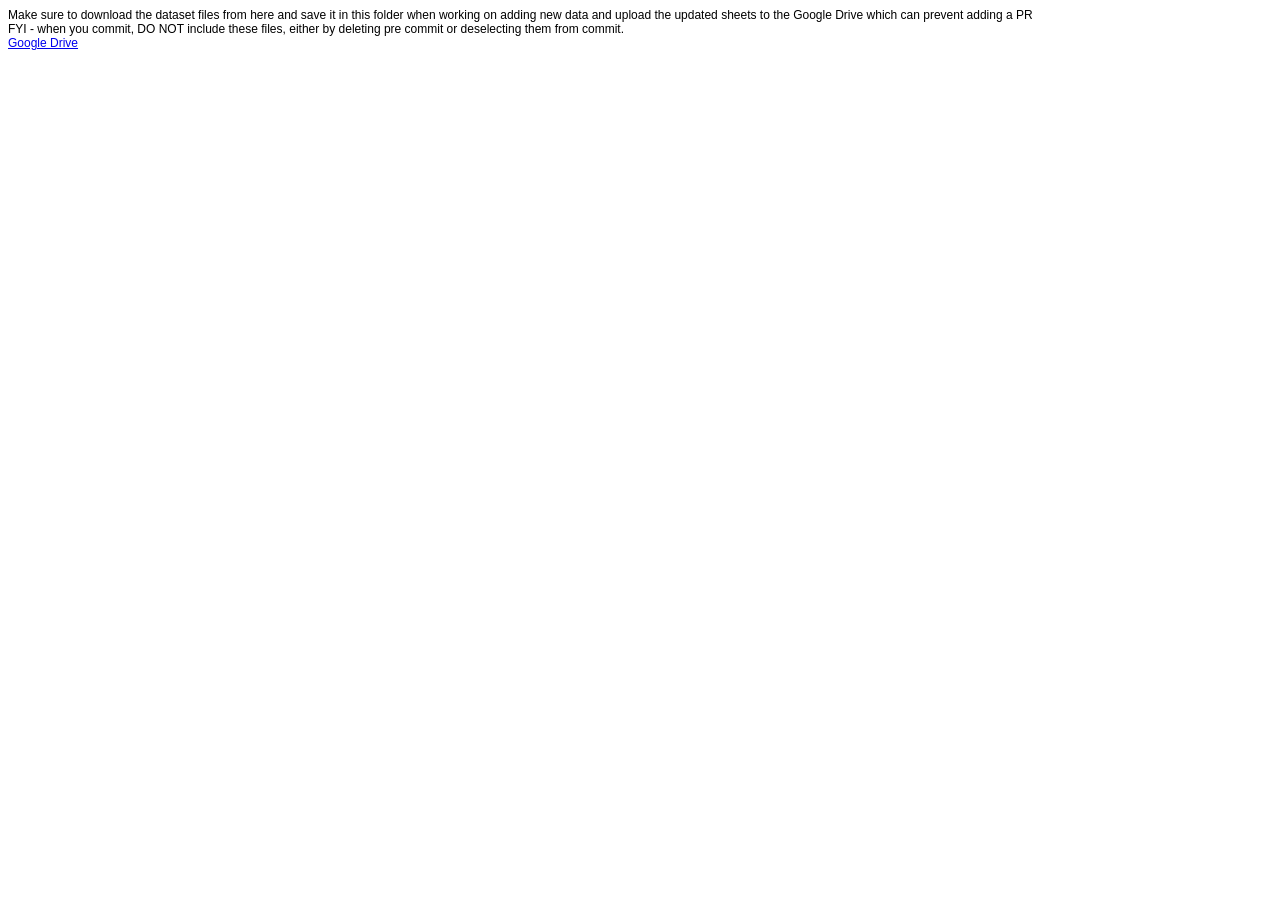
<file: prototype_2/MegaDataset/Important info.html>
<!DOCTYPE html PUBLIC "-//W3C//DTD HTML 4.01//EN" "http://www.w3.org/TR/html4/strict.dtd">
<html>
<head>
  <meta http-equiv="Content-Type" content="text/html; charset=utf-8">
  <meta http-equiv="Content-Style-Type" content="text/css">
  <title></title>
  <meta name="Generator" content="Cocoa HTML Writer">
  <meta name="CocoaVersion" content="2685.3">
  <style type="text/css">
    p.p1 {margin: 0.0px 0.0px 0.0px 0.0px; font: 12.0px Helvetica}
  </style>
</head>
<body>
  <p class="p1">Make sure to download the dataset files from here and save it in this folder when working on adding new data and upload the updated sheets to the Google Drive which can prevent adding a PR</p>
  <p class="p1">FYI - when you commit, DO NOT include these files, either by deleting pre commit or deselecting them from commit.</p>
  <p class="p1">
    <a href="https://drive.google.com/drive/folders/1OV_mRPq88uj3eYLW1iJr5epaYtsowjL2">Google Drive</a>
  </p>
</body>
</html>
</file>
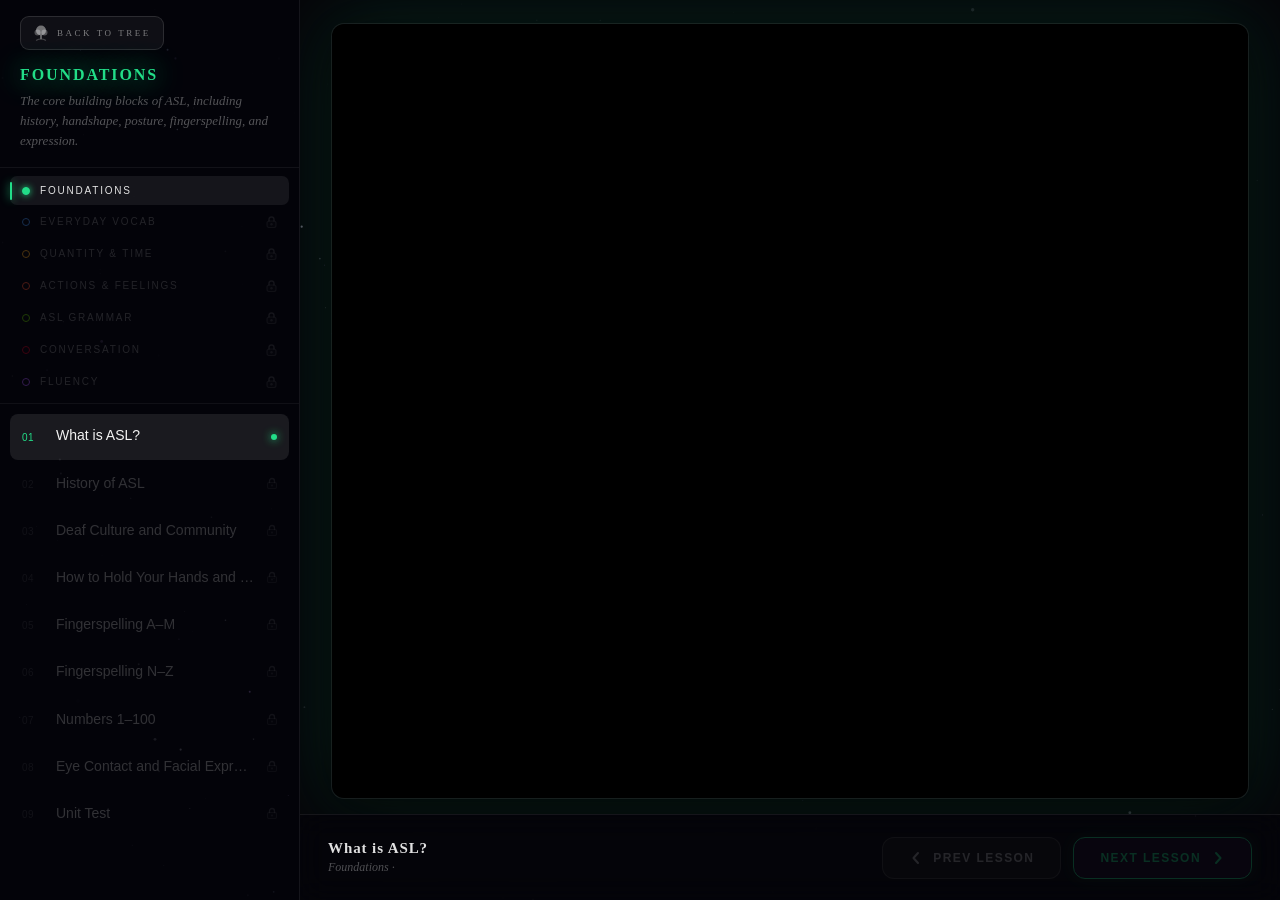
<file: projecthearthstone.in/Courses/ASL/course_video/course_video.html>
<!doctype html>
<html lang="en">
  <head>
    <meta charset="UTF-8" />
    <meta name="viewport" content="width=device-width, initial-scale=1.0" />
    <title>ASL Course - Playback</title>
    <link rel="stylesheet" href="style.css" />
  </head>
  <body>
    <canvas id="star-canvas"></canvas>
    <div id="loading-overlay">
      <div class="loading-glyph">ASL Mastery</div>
      <div class="loading-sub">Loading course…</div>
    </div>
    <div id="unlock-toast">
      <svg width="16" height="16" viewBox="0 0 16 16" fill="none">
        <path
          d="M3 8.5l3.5 3.5 6.5-7"
          stroke="currentColor"
          stroke-width="1.8"
          stroke-linecap="round"
          stroke-linejoin="round"
        />
      </svg>
      <span id="unlock-toast-text">Lesson unlocked</span>
    </div>

    <div id="app">
      <div id="sidebar">
        <div id="sidebar-header">
          <a id="btn-tree" href="../index.html" title="Return to the Tree Map">
            <svg width="16" height="16" viewBox="0 0 16 16" fill="none">
              <rect
                x="7"
                y="10"
                width="2"
                height="4"
                rx="1"
                fill="currentColor"
                opacity="0.75"
              />
              <path
                d="M8 14 C5.5 14 3.5 15.2 3.5 15.2"
                stroke="currentColor"
                stroke-width="1.2"
                stroke-linecap="round"
                opacity="0.5"
              />
              <path
                d="M8 14 C10.5 14 12.5 15.2 12.5 15.2"
                stroke="currentColor"
                stroke-width="1.2"
                stroke-linecap="round"
                opacity="0.5"
              />
              <circle cx="8" cy="5.5" r="5" fill="currentColor" opacity="0.9" />
              <circle
                cx="4.5"
                cy="7.5"
                r="3"
                fill="currentColor"
                opacity="0.6"
              />
              <circle
                cx="11.5"
                cy="7.5"
                r="3"
                fill="currentColor"
                opacity="0.6"
              />
            </svg>
            Back to Tree
          </a>

          <div id="sidebar-section-name">—</div>
          <div id="sidebar-section-desc"></div>
        </div>
        <div id="section-tabs"></div>
        <div id="video-list"></div>
      </div>

      <div id="main">
        <div id="video-frame-wrap">
          <iframe
            id="video-frame"
            src="about:blank"
            allow="
              accelerometer;
              autoplay;
              clipboard-write;
              encrypted-media;
              gyroscope;
              picture-in-picture;
            "
            allowfullscreen
          ></iframe>

          <div id="video-locked-overlay">
            <div class="locked-overlay-icon">
              <svg width="48" height="48" viewBox="0 0 48 48" fill="none">
                <path
                  d="M16 22V17a8 8 0 0116 0v5"
                  stroke="rgba(255,255,255,0.4)"
                  stroke-width="2.5"
                  stroke-linecap="round"
                />
                <rect
                  x="10"
                  y="22"
                  width="28"
                  height="20"
                  rx="4"
                  fill="rgba(255,255,255,0.06)"
                  stroke="rgba(255,255,255,0.25)"
                  stroke-width="2"
                />
                <circle cx="24" cy="33" r="3" fill="rgba(255,255,255,0.3)" />
                <line
                  x1="24"
                  y1="33"
                  x2="24"
                  y2="39"
                  stroke="rgba(255,255,255,0.3)"
                  stroke-width="2.5"
                  stroke-linecap="round"
                />
              </svg>
            </div>
            <div class="locked-overlay-title">Lesson Locked</div>
            <div class="locked-overlay-hint">
              Complete the previous lesson to unlock this one.
            </div>
          </div>

          <div id="complete-btn-wrap">
            <button id="complete-btn">
              <svg width="14" height="14" viewBox="0 0 14 14" fill="none">
                <path
                  d="M2.5 7.5l3 3 6-6"
                  stroke="currentColor"
                  stroke-width="1.8"
                  stroke-linecap="round"
                  stroke-linejoin="round"
                />
              </svg>
              Mark Complete
            </button>
          </div>
        </div>
      </div>

      <div id="bottom-bar">
        <div id="bottom-bar-left">
          <div id="current-video-title">—</div>
          <div id="current-video-meta"></div>
        </div>
        <div id="video-nav">
          <button class="vnav-btn" id="btn-prev-vid">
            <svg width="14" height="14" viewBox="0 0 14 14" fill="none">
              <path
                d="M9 2L4.5 7 9 12"
                stroke="currentColor"
                stroke-width="2"
                stroke-linecap="round"
                stroke-linejoin="round"
              />
            </svg>
            Prev Lesson
          </button>
          <button class="vnav-btn primary" id="btn-next-vid">
            Next Lesson
            <svg width="14" height="14" viewBox="0 0 14 14" fill="none">
              <path
                d="M5 2l4.5 5L5 12"
                stroke="currentColor"
                stroke-width="2"
                stroke-linecap="round"
                stroke-linejoin="round"
              />
            </svg>
          </button>
        </div>
      </div>
    </div>
    <script src="script.js"></script>
  </body>
</html>
</file>
<file: projecthearthstone.in/Footer/styles.css>
.hearthstone-footer {
  width: 100vw;
  height: 60vh;
  position: relative;
  left: 50%;
  right: 50%;
  margin-left: -50vw;
  margin-right: -50vw;
  padding: 60px 0 20px;
  box-sizing: border-box;
  background: linear-gradient(180deg, #121C4D, #0f172a);
  color: white;
  font-family: Segoe UI;
  border-top: 2px solid #121C4D;
}

.footer-grid {
    display: grid;
    grid-template-columns: 2fr 3fr 1fr 1fr;
    gap: 40px;
    padding: 0 10%;
    max-width: 1400px;
    margin: 0 auto 40px;
}

.footer-brand h2 {
    font-size: 30px;
    color: #9D97AF;
}

.tagline {
    opacity: 0.8;
    margin-bottom: 15px;
}

.signal-line {
    display: flex;
    gap: 6px;
}

.signal-line span {
    width: 4px;
    height: 20px;
    background: #9D97AF;
    animation: pulse 1.5s infinite;
}

.signal-line span:nth-child(2) { animation-delay: .2s; }
.signal-line span:nth-child(3) { animation-delay: .4s; }
.signal-line span:nth-child(4) { animation-delay: .6s; }

@keyframes pulse {
    0% { height: 10px; }
    50% { height: 30px; }
    100% { height: 10px; }
}

.footer-mission {
    text-align: center;
}

.footer-mission h3 {
    color: #9D97AF;
    margin-bottom: 10px;
}

.bridge-container {
    display: flex;
    justify-content: center;
    align-items: center;
    gap: 25px;
    margin-top: 15px;
}

.node-group {
    display: flex;
    flex-direction: column;
    gap: 10px;
}

.node {
    width: 9px;
    height: 9px;
    border-radius: 50%;
    background: #9D97AF;
    box-shadow: 0px 0px 6px #9D97AF;
    animation: nodePulse 2s infinite;
}

.node:nth-child(2) { animation-delay: .3s; }
.node:nth-child(3) { animation-delay: .6s; }

@keyframes nodePulse {
    0% { opacity: .4; transform: scale(.9); }
    50% { opacity: 1; transform: scale(1.3); }
    100% { opacity: .4; transform: scale(.9); }
}

.bridge {
    width: 240px;
    height: 2px;
background: #121C4D;
    position: relative;
    overflow: hidden;
    border-radius: 3px;
box-shadow: 0px 0px 15px rgba(157,151,175,.2);
}

.signal {
    width: 70px;
    height: 2px;
    background: #9D97AF;
    position: absolute;
    left: -70px;
    animation: signalMove 3s linear infinite;
    box-shadow: 0px 0px 8px #9D97AF;
}

.signal2 {
    animation-delay: 1.5s;
}

@keyframes signalMove {
    0% { left: -70px; }
    100% { left: 240px; }
}

.bridge-text {
    margin-top: 10px;
    opacity: .8;
    font-size: 14px;
}

.footer-impact {
    text-align: center;
}

.impact-number {
    font-size: 42px;
    font-weight: bold;
    color: #9D97AF;
}

.impact-text {
    margin-top: 8px;
}

.impact-sub {
    margin-top: 6px;
    opacity: .7;
    font-size: 13px;
}

.footer-links h3 {
    color: #9D97AF;
    margin-bottom: 10px;
}

.footer-links a {
    display: block;
    margin-bottom: 8px;
    color: white;
    text-decoration: none;
    opacity: .8;
}

.footer-links a:hover {
    opacity: 1;
    color: #9D97AF;
}

.footer-bottom {
    border-top: 1px solid #121C4D;
    padding: 15px 10% 20px;
    display: flex;
    justify-content: space-between;
    font-size: 14px;
    opacity: .7;
    max-width: 1400px;
    margin: 0 auto;
}

.footer-quote {
    font-style: italic;
}

.socials {
    display: flex;
    flex-direction: row;
    gap: 12px;
    margin-top: 10px;
    justify-content: center;
}

.social-link {
    display:flex;
    align-items:center;
    gap:10px;
    text-decoration:none;
    color:white;
    opacity:.85;
    transition:.2s;
}

.social-link:hover {
    opacity:1;
    color:#9D97AF;
    transform:translateX(3px);
}

.icon {
    width:18px;
    height:18px;
    fill:#9D97AF;
}

.stats {
    display:flex;
    justify-content:space-between;
    margin-top:20px;
}

.stat {
    text-align:center;
}

.stat-number {
    font-size:22px;
    font-weight:bold;
    color:#9D97AF;
}

.stat-label {
    font-size:12px;
    opacity:.7;
}

.stat-label-accent {
    font-size: 7px;
    opacity:.7;
}
</file>
<file: projecthearthstone.in/style.css>
/* Cooper Hewitt Font Family */
@import url(Common/styles.css);
@font-face {
    font-family: cooper-hewitt;
    src: url("C:\Users\DELL\Downloads\cooper-hewitt.zip")
}

body {
    font-family: cooper-hewitt;
    background-color: var(--bg-color);
}

#updates-section,
.updates-dark {
  width: 100vw;
  position: relative;
  left: 50%;
  right: 50%;
  margin-left: -50vw;
  margin-right: -50vw;
  padding: 40px 0;
  box-sizing: border-box;
  background: var(--bg-color);
  color: var(--text-color);
  font-family: Inter, system-ui, -apple-system, "Segoe UI", Roboto, "Helvetica Neue", Arial;
}

.updates-viewport {
  width: 100%;
  max-width: 100%;
  overflow:hidden;
  margin: 0;
  padding: 0 32px;
  position: relative;
  display: flex;
  align-items: center;
  box-sizing: border-box;
}

.nav-btn {
  width: 48px;
  height: 48px;
  background: linear-gradient(180deg, rgba(255,255,255,0.06), rgba(255,255,255,0.02));
  border: 1px solid rgba(255,255,255,0.06);
  color: var(--cl-color);
  font-weight: 700;
  border-radius: 10px;
  cursor: pointer;
  z-index: 80;
  display: flex;
  align-items: center;
  justify-content: center;
  backdrop-filter: blur(6px);
  position: absolute;
  top: 50%;
  transform: translateY(-50%);
  box-sizing: border-box;
  outline-offset: 3px;
  pointer-events: auto;
}

.nav-btn:hover {
  transform: translateY(-52%);
}

.nav-btn.left { left: 16px; }
.nav-btn.right { right: 16px; }

.updates-mask {
  overflow: hidden;
  flex: 1;
  margin: 0;
  padding: 0;
  position: relative;
  box-sizing: border-box;
}

.updates-track {
  display: flex;
  gap: 20px;
  align-items: center;
  transition: transform 600ms cubic-bezier(.22,.9,.23,1);
  will-change: transform;
  padding: 12px 0 50px;
  box-sizing: border-box;
}

.update-card {
  flex: 0 0 360px;
  height: 440px;
  background: linear-gradient(180deg, rgba(255,255,255,0.02), rgba(255,255,255,0.01));
  border-radius: 18px;
  border: 1px solid rgba(255,255,255,0.04);
  overflow: hidden;
  display: flex;
  flex-direction: column;
  position: relative;
  box-sizing: border-box;
  transition: transform 300ms, box-shadow 300ms;
}

.update-card .thumb {
  height: 50%;
  display: block;
  position: relative;
  overflow: hidden;
  border-bottom: 1px solid rgba(255,255,255,0.03);
  background-color: rgba(0,0,0,0.06);
  border-top-left-radius: 18px;
  border-top-right-radius: 18px;
}

.update-card .thumb img {
  width: 100%;
  height: 100%;
  display: block;
  object-fit: cover;
  object-position: center center;
}

.update-card .meta {
  padding: 16px;
  display: flex;
  flex-direction: column;
  gap: 10px;
  color: var(--text-color);
  flex: 1;
}

.update-card h3 {
  margin: 0;
  font-size: 20px;
  color: var(--text-color);
}

.update-card p {
  margin: 0;
  font-size: 14px;
  line-height: 1.45;
  color: #bfc9cc;
  flex: 1;
}

.update-card time {
  font-size: 12px;
  color: #99a3a6;
}

.importance-1 {
  border-left: 6px solid var(--tert-accent-color);
}

.importance-2 {
  border-left: 6px solid var(--sec-accent-color);
}

.importance-3 {
  border-left: 6px solid var(--accent-color);
}

.update-card.center {
  transform: scale(1.015) translateY(-8px);
  z-index: 60;
  box-shadow: 0 28px 70px rgba(2,6,10,0.85);
}

.update-card:focus {
  box-shadow: 0 28px 70px rgba(2,6,10,0.9);
  transform: translateY(-6px);
}

@media (max-width: 1200px) {
  .update-card {
    flex: 0 0 calc((100vw - (3 * 20px) - 32px - 32px) / 3);
    height: 420px;
  }
}

@media (max-width: 900px) {
  .update-card {
    flex: 0 0 320px;
    height: 400px;
  }
}

@media (max-width: 700px) {
  .update-card {
    flex: 0 0 90vw;
    height: 400px;
  }
  .updates-viewport {
    padding: 0 12px;
  }
  .nav-btn { display: none; }
}

.side-shadow,
.left-shadow,
.right-shadow {
  display: none !important;
}
</file>
<file: projecthearthstone.in/Projects/style.css>
:root {
  --bg-primary: #020204; /* Deep Obsidian */
  --accent-blue: #00d4ff; /* Electric Cyan */
  --signal-green: #00ff41; /* Phosphor-Green */
  --text-primary: #ffffff;
  --text-secondary: #a0a0a0;
  --border-color: #1a1a1a;
  --accent-glow: rgba(0, 212, 255, 0.4);
  --signal-glow: rgba(0, 255, 65, 0.4);
}

body {
  background-color: var(--bg-primary);
  color: var(--text-primary);
  overflow-x: hidden;
  font-family: "Montserrat", sans-serif;
}

/* ========== PROGRESS BAR ========== */
.progress-bar {
  position: fixed;
  top: 0;
  left: 0;
  height: 3px;
  width: 0%;
  background: linear-gradient(90deg, var(--accent-blue), #00ffaa);
  z-index: 2000;
  transition: width 0.1s ease-out;
  box-shadow: 0 0 15px var(--accent-blue);
}

/* ========== HERO SECTION ========== */
.hero {
  height: 100vh;
  display: flex;
  align-items: center;
  justify-content: center;
  position: relative;
  overflow: hidden;
}

.hero-content {
  text-align: center;
  z-index: 1;
}

.hero-title {
  font-size: clamp(2.5rem, 8vw, 7rem);
  font-weight: 900;
  letter-spacing: 0.1em;
  margin-bottom: 1rem;
  font-family: "Orbitron", sans-serif;
}

.shimmer {
  background: linear-gradient(
    90deg,
    var(--accent-blue) 0%,
    #ffffff 25%,
    var(--accent-blue) 50%,
    #ffffff 75%,
    var(--accent-blue) 100%
  );
  background-size: 200% auto;
  -webkit-background-clip: text;
  background-clip: text;
  -webkit-text-fill-color: transparent;
  animation: shimmerAnim 4s linear infinite;
}

@keyframes shimmerAnim {
  0% {
    background-position: 200% center;
  }
  100% {
    background-position: -200% center;
  }
}

.hero-subtitle {
  font-size: clamp(1rem, 2.5vw, 1.5rem);
  color: var(--text-secondary);
  letter-spacing: 0.3em;
  text-transform: uppercase;
  margin-bottom: 2rem;
}

.hero-divider {
  width: 200px;
  height: 2px;
  background: linear-gradient(
    90deg,
    transparent,
    var(--accent-blue),
    transparent
  );
  margin: 0 auto;
}

/* ========== PROJECTS SPLIT VIEW ========== */
.projects-container {
  display: grid;
  grid-template-columns: 1fr 1fr;
  min-height: 100vh;
  position: relative;
  background: linear-gradient(
    to bottom,
    rgba(0, 10, 30, 0) 0%,
    rgba(0, 10, 30, 0.5) 20%,
    rgba(0, 10, 30, 0.5) 100%
  );
}

.image-column {
  position: relative;
  height: 100vh;
  position: sticky;
  top: 0;
  display: flex;
  align-items: center;
  justify-content: center;
  background: linear-gradient(
    135deg,
    rgba(0, 212, 255, 0.05) 0%,
    transparent 50%
  );
  border-right: 1px solid var(--border-color);
  z-index: 10;
}

.sticky-image-wrapper {
  position: relative;
  width: 80%;
  max-width: 500px;
  aspect-ratio: 16/9;
  display: flex;
  align-items: center;
  justify-content: center;
}

.sticky-image {
  width: 100%;
  height: 100%;
  object-fit: cover;
  border-radius: 12px;
  box-shadow: 0 0 40px rgba(0, 212, 255, 0.3);
  transition:
    filter 0.3s ease,
    transform 0.3s ease;
}

.sticky-image.active {
  box-shadow: 0 0 50px var(--accent-glow);
}

.image-glow {
  position: absolute;
  top: 50%;
  left: 50%;
  transform: translate(-50%, -50%);
  width: 120%;
  height: 120%;
  background: radial-gradient(ellipse, var(--accent-glow) 0%, transparent 70%);
  opacity: 0.6;
  filter: blur(30px);
  z-index: -1;
  animation: glowPulse 3s ease-in-out infinite;
}

@keyframes glowPulse {
  0%,
  100% {
    opacity: 0.4;
    transform: translate(-50%, -50%) scale(1);
  }
  50% {
    opacity: 0.7;
    transform: translate(-50%, -50%) scale(1.1);
  }
}

/* Glitch-Scale Transition */
.glitch-target {
  filter: blur(10px);
  transform: scale(0.95);
  opacity: 0.8;
}

.glitch-target.active {
  filter: blur(0);
  transform: scale(1);
  opacity: 1;
  transition:
    filter 0.4s cubic-bezier(0.34, 1.56, 0.64, 1),
    transform 0.4s cubic-bezier(0.34, 1.56, 0.64, 1);
}

/* Glitch effect for data swap */
.glitch-effect {
  animation: glitch 0.4s cubic-bezier(0.25, 0.46, 0.45, 0.94) both;
}

@keyframes glitch {
  0% {
    clip-path: inset(5% 0 85% 0);
    transform: translateX(-2px);
    filter: contrast(150%) drop-shadow(-2px 0 rgba(0, 212, 255, 0.8))
      drop-shadow(2px 0 rgba(255, 0, 212, 0.8));
  }
  20% {
    clip-path: inset(25% 0 60% 0);
    transform: translateX(2px);
    filter: contrast(150%) drop-shadow(2px 0 rgba(0, 212, 255, 0.8))
      drop-shadow(-2px 0 rgba(255, 0, 212, 0.8));
  }
  40% {
    clip-path: inset(45% 0 40% 0);
    transform: translateX(-1px);
    filter: contrast(150%) drop-shadow(-1px 0 rgba(0, 212, 255, 0.9))
      drop-shadow(1px 0 rgba(255, 0, 212, 0.9));
  }
  60% {
    clip-path: inset(55% 0 30% 0);
    transform: translateX(1px);
    filter: contrast(150%) drop-shadow(1px 0 rgba(0, 212, 255, 0.7))
      drop-shadow(-1px 0 rgba(255, 0, 212, 0.7));
  }
  80% {
    clip-path: inset(65% 0 20% 0);
    transform: translateX(-2px);
    filter: contrast(150%) drop-shadow(-2px 0 rgba(0, 212, 255, 0.8))
      drop-shadow(2px 0 rgba(255, 0, 212, 0.8));
  }
  100% {
    clip-path: inset(0 0 0 0);
    transform: translateX(0);
    filter: contrast(100%);
  }
}

/* ========== CONTENT COLUMN ========== */
.content-column {
  padding: 4rem 3rem 6rem;
  background: transparent;
  backdrop-filter: blur(20px);
  display: flex;
  flex-direction: column;
  justify-content: flex-start;
}

.projects-track {
  display: flex;
  flex-direction: column;
  gap: 6rem;
}

.project-panel {
  min-height: 80vh;
  display: flex;
  flex-direction: column;
  justify-content: center;
  opacity: 0.3;
  transition:
    opacity 0.5s ease,
    transform 0.5s ease;
  transform: translateY(30px);
}

.project-panel.active {
  opacity: 1;
  transform: translateY(0);
}

/* Header */
.project-panel.active h2 {
  opacity: 0;
  transform: translateY(20px);
  animation:
    fadeInUp 0.6s ease forwards,
    breathe 4s ease-in-out infinite 0.6s;
  color: var(--accent-blue);
  letter-spacing: 0.02em;
  margin-bottom: 1rem;
}

.project-panel.active h2::after {
  content: "";
  display: block;
  width: 60px;
  height: 3px;
  background: var(--signal-green);
  margin: 0.5rem 0 0;
  border-radius: 2px;
  box-shadow: 0 0 10px var(--signal-green);
}

@keyframes fadeInUp {
  to {
    opacity: 1;
    transform: translateY(0);
  }
}

@keyframes breathe {
  0%,
  100% {
    letter-spacing: 0.02em;
  }
  50% {
    letter-spacing: 0.05em;
  }
}

/* Description */
.project-panel .description {
  font-size: 1.1rem;
  line-height: 1.7;
  color: var(--text-secondary);
  margin-bottom: 2rem;
  max-width: 600px;
  opacity: 0;
  transform: translateY(10px);
  animation: fadeInUp 0.6s ease forwards 0.2s;
}

/* Spec sheet - glass effect */
.spec-sheet {
  margin: 2rem 0;
  padding: 1.5rem;
  background: rgba(255, 255, 255, 0.03);
  backdrop-filter: blur(12px);
  border-radius: 0 8px 8px 0;
  border-left: 2px solid var(--signal-green);
  position: relative;
  overflow: hidden;
  box-shadow:
    inset 0 0 0 1px rgba(0, 212, 255, 0.2),
    0 0 15px rgba(0, 212, 255, 0.05);
}

.spec-item {
  font-family: "Courier New", monospace;
  font-size: 0.95rem;
  color: var(--text-secondary);
  margin: 0.75rem 0;
  padding-left: 1.5rem;
  position: relative;
  opacity: 0;
  transform: translateX(-10px);
}

/* Staggered slide-in from right */
.project-panel.active .spec-item {
  animation: slideInRight 0.4s ease forwards;
}

.project-panel.active .spec-item:nth-child(1) {
  animation-delay: 0.3s;
}
.project-panel.active .spec-item:nth-child(2) {
  animation-delay: 0.4s;
}
.project-panel.active .spec-item:nth-child(3) {
  animation-delay: 0.5s;
}
.project-panel.active .spec-item:nth-child(4) {
  animation-delay: 0.6s;
}

@keyframes slideInRight {
  to {
    opacity: 1;
    transform: translateX(0);
  }
}

.spec-item::before {
  content: ">";
  position: absolute;
  left: 0;
  color: var(--signal-green);
  font-weight: bold;
  animation: caretBlink 1.5s infinite;
}

@keyframes caretBlink {
  0%,
  100% {
    opacity: 1;
  }
  50% {
    opacity: 0.3;
  }
}

/* Tech stack pills */
.tech-stack {
  display: flex;
  flex-wrap: wrap;
  gap: 0.75rem;
  margin: 1.5rem 0;
}

.tech-pill {
  padding: 0.5rem 1rem;
  background: transparent;
  border: 1px solid var(--accent-blue);
  border-radius: 999px;
  font-size: 0.85rem;
  color: var(--accent-blue);
  font-weight: 500;
  position: relative;
  overflow: hidden;
  transition: all 0.3s ease;
  cursor: default;
}

/* Border-trace effect */
.tech-pill::before {
  content: "";
  position: absolute;
  inset: 0;
  padding: 1px;
  border-radius: inherit;
  background: conic-gradient(
    from 0deg,
    transparent 0deg,
    var(--signal-green) 20deg,
    transparent 40deg,
    transparent 320deg,
    var(--signal-green) 340deg,
    transparent 360deg
  );
  -webkit-mask:
    linear-gradient(#fff 0 0) content-box,
    linear-gradient(#fff 0 0);
  -webkit-mask-composite: xor;
  mask-composite: exclude;
  opacity: 0;
  transition: opacity 0.3s;
  animation: rotate 3s linear infinite;
  pointer-events: none;
}

.tech-pill:hover::before {
  opacity: 1;
}

@keyframes rotate {
  to {
    transform: rotate(360deg);
  }
}

.tech-pill:hover {
  box-shadow:
    0 0 20px var(--accent-glow),
    inset 0 0 10px rgba(0, 212, 255, 0.2);
  transform: translateY(-2px);
}

/* Buttons */
.button-group {
  display: flex;
  gap: 1rem;
  margin-top: 2rem;
}

.project-btn {
  padding: 0.875rem 2rem;
  font-size: 1rem;
  font-weight: 600;
  border: none;
  border-radius: 8px;
  cursor: pointer;
  transition: all 0.3s cubic-bezier(0.34, 1.56, 0.64, 1);
  text-decoration: none;
  opacity: 0;
  transform: translateY(20px);
}

.project-panel.active .project-btn {
  animation: springIn 0.6s cubic-bezier(0.34, 1.56, 0.64, 1) forwards;
}

.project-btn:nth-child(2) {
  animation-delay: 0.3s !important;
}

@keyframes springIn {
  0% {
    opacity: 0;
    transform: translateY(20px) scale(0.9);
  }
  60% {
    opacity: 1;
    transform: translateY(-5px) scale(1.05);
  }
  100% {
    opacity: 1;
    transform: translateY(0) scale(1);
  }
}

.btn-primary {
  background: var(--accent-blue);
  color: #000;
}

.btn-primary:hover {
  background: #00ffe0;
  box-shadow: 0 0 30px var(--accent-glow);
  transform: translateY(-3px);
}

.btn-secondary {
  background: transparent;
  border: 2px solid var(--accent-blue);
  color: var(--accent-blue);
}

.btn-secondary:hover {
  background: rgba(0, 212, 255, 0.1);
  box-shadow: 0 0 20px var(--accent-glow);
  transform: translateY(-3px);
}

/* GitHub button border pulse when panel active */
.project-panel.active .btn-secondary {
  animation: borderPulse 2s ease-in-out infinite 0.6s;
}

@keyframes borderPulse {
  0%,
  100% {
    box-shadow: 0 0 5px var(--signal-glow);
    border-color: var(--signal-green);
  }
  50% {
    box-shadow: 0 0 20px var(--signal-glow);
    border-color: #00ff88;
  }
}

/* Responsive */
@media (max-width: 1024px) {
  .projects-container {
    grid-template-columns: 1fr;
  }

  .image-column {
    height: 50vh;
    position: relative;
    top: 0;
    border-right: none;
    border-bottom: 1px solid var(--border-color);
  }

  .sticky-image-wrapper {
    width: 90%;
  }

  .content-column {
    padding: 2rem 1.5rem 4rem;
  }
}

@media (max-width: 600px) {
  .hero-title {
    letter-spacing: 0.05em;
  }

  .button-group {
    flex-direction: column;
  }

  .project-btn {
    width: 100%;
    text-align: center;
  }
}

/* Particle canvas */
#particleCanvas {
  position: fixed;
  top: 0;
  left: 0;
  width: 100%;
  height: 100%;
  z-index: -1;
  opacity: 0.4;
  pointer-events: none;
}
</file>
<file: projecthearthstone.in/Navbar/styles.css>
* {
  margin: 0;
  padding: 0;
  box-sizing: border-box;
}

#sentinel {
  height: 1%;
  width: 100%;
}

.navbar {
  height: 0px;
  position: relative;
  z-index: 1000;
}

.nav-inner {
  position: fixed;
  top: 0;
  left: 50%;
  transform: translateX(-50%);
  width: 100%;
  height: 60px;
  background-color: #171717;
  padding: 0 2rem;
  display: flex;
  justify-content: center;
  align-items: center;
  transition: all 0.4s ease;
  box-shadow: none;
  overflow: hidden; 
}

.nav-inner::before {
  content: "";
  position: absolute;
  top: 0;
  left: -120%;
  width: 120%;
  height: 100%;
  pointer-events: none;
  border-radius: inherit;

  background: linear-gradient(
    90deg,
    rgba(46, 255, 144, 0) 0%,
    var(--accent-color) 50%,
    rgba(46, 255, 144, 0) 100%
  );

  opacity: 0;
  transform: translateX(0);
}

.navbar.dock .nav-inner {
  opacity: 0.8;
  top: 15px;
  width: 44%;
  min-width: fit-content;
  height: 60px;
  padding: 0 1.5rem;
  box-shadow: 0 4px 12px rgba(0, 0, 0, 0.2);
  border-radius: 999px;
  transform: translateX(-50%) scale(1);
}

.navbar.dock .nav-inner::before {
  animation: greenWave 0.9s ease-out forwards;
  opacity: 1;
}

@keyframes greenWave {
  0% {
    transform: translateX(-120%);
    opacity: 0.2;
  }
  50% {
    opacity: 1;
  }
  100% {
    transform: translateX(120%);
    opacity: 0;
  }
}

.nav-menu {
  display: flex;
  flex-direction: row;
  gap: 3.5rem;
  align-items: center;
  justify-content: space-around;
  list-style: none;
}

.nav-inner a {
  color: #fff;
  text-decoration: none;
  font-weight: bold;
}

.nav-inner a:hover {
  color: #30cdd7;
}

.hamburger,
.page-title {
  display: none;
}

@media (max-width: 1000px) {
  .hamburger {
    display: block;
    font-size: 1.5rem;
    background: none;
    border: none;
    color: #fff;
    cursor: pointer;
    z-index: 1001;
  }

  .page-title {
    display: block;
    color: #fff;
    font-size: 1.1rem;
    font-weight: 600;
    margin-left: 0.75rem;
    flex: 1;
    text-align: center;
  }

  .nav-inner {
    flex-direction: row;
    justify-content: space-between;
    align-items: center;
  }

  .nav-menu {
    position: absolute;
    top: 70px;
    left: 50%;
    transform: translateX(-50%);
    width: 90%;
    background-color: var(--bg-color);
    flex-direction: column;
    display: flex;
    gap: 1rem;
    padding: 1rem 1.5rem;
    border-radius: 1rem;
    box-shadow: 0 8px 16px rgba(0, 0, 0, 0.4);
    text-align: center;
    z-index: 999;
    overflow: hidden;
  }

  .nav-menu.hidden {
    display: none;
  }

  .nav-inner ul {
    gap: 1rem;
    padding: 10px;
  }

  .nav-inner a {
    font-size: 1rem;
    padding: 0.5rem 0;
  }
}

.navbar.dock .nav-inner {
  width: 42%;
}

@media (max-width: 1600px) {
  .navbar.dock .nav-inner {
    width: 45%;
  }
}

@media (max-width: 1400px) {
  .navbar.dock .nav-inner {
    width: 67%;
  }
}

@media (max-width: 1100px) {
  .navbar.dock .nav-inner {
    width: 70%;
  }
}

@media (max-width: 600px) {
  .navbar.dock .nav-inner {
    width: 100%;
  }
}
</file>
<file: projecthearthstone.in/Courses/ASL/style.css>
*,
*::before,
*::after {
  margin: 0;
  padding: 0;
  box-sizing: border-box;
}

html,
body {
  width: 100%;
  height: 100%;
  background: #06060b;
  overflow: hidden;
}

#viewport {
  top: 0 !important;
}
#progress-bar {
  top: 50%;
}
#nav-cluster {
  bottom: 22px;
}
#minimap {
  bottom: 22px;
}

.flash-overlay {
  position: fixed;
  inset: 0;
  pointer-events: none;
  opacity: 0;
  z-index: 999;
}
.flash-overlay.flash {
  animation: flashOut 0.45s ease-out forwards;
}
@keyframes flashOut {
  0% {
    opacity: 0.28;
  }
  100% {
    opacity: 0;
  }
}

#viewport {
  position: fixed;
  inset: 0;
  overflow: hidden;
  cursor: grab;
  user-select: none;
  -webkit-user-select: none;
  z-index: 2;
}
#viewport.panning {
  cursor: grabbing;
}

#world {
  position: absolute;
  width: 3200px;
  height: 3200px;
  top: 0;
  left: 0;
  will-change: transform;
}

#tree-img {
  position: absolute;
  width: 3100px;
  height: auto;
  left: 50px;
  top: 0px;
  pointer-events: none;
  user-select: none;
  -webkit-user-drag: none;
  filter: brightness(0.8) saturate(0.88);
}

#path-svg {
  position: absolute;
  top: 0;
  left: 0;
  width: 3200px;
  height: 3200px;
  pointer-events: none;
  overflow: visible;
}

.portal-aura {
  position: absolute;
  transform: translate(-50%, -50%);
  width: 260px;
  height: 260px;
  border-radius: 50%;
  pointer-events: none;
  z-index: 1;
}
.portal-aura.boss-aura {
  width: 360px;
  height: 360px;
}

.portal-wrap {
  position: absolute;
  transform: translate(-50%, -50%);
  display: flex;
  flex-direction: column;
  align-items: center;
  gap: 10px;
  z-index: 10;
}

.portal-wrap.boss .portal-svg {
  width: 280px !important;
  height: 280px !important;
}

.portal-svg {
  cursor: pointer;
  overflow: visible;
  will-change: transform, filter;
  display: block;
}
.portal-wrap.locked .portal-svg {
  cursor: default;
  filter: none !important;
  transform: none !important;
}

.portal-label {
  font-size: 9px;
  letter-spacing: 0.35em;
  text-transform: uppercase;
  color: rgba(255, 255, 255, 0.3);
  transition:
    color 0.4s,
    letter-spacing 0.4s;
  pointer-events: none;
  white-space: nowrap;
}
.portal-wrap.hovered .portal-label {
  color: rgba(255, 255, 255, 0.75);
  letter-spacing: 0.42em;
}

.portal-theme-tag {
  display: none;
}

.portal-lock-icon {
  transition:
    transform 0.35s cubic-bezier(0.34, 1.6, 0.64, 1),
    opacity 0.3s;
  transform-origin: 120px 120px;
  pointer-events: none;
}
.portal-wrap.locked:hover .portal-lock-icon {
  transform: scale(1.18);
  opacity: 1 !important;
}

#hud-title {
  position: fixed;
  top: 20px;
  left: 50%;
  transform: translateX(-50%);
  font-size: 10px;
  letter-spacing: 0.55em;
  text-transform: uppercase;
  color: rgba(255, 255, 255, 0.12);
  pointer-events: none;
  z-index: 200;
  white-space: nowrap;
  text-shadow:
    0 0 20px rgba(140, 60, 255, 0.3),
    0 0 40px rgba(140, 60, 255, 0.12);
  animation: titleBreath 6s ease-in-out infinite;
}
@keyframes titleBreath {
  0%,
  100% {
    opacity: 0.12;
  }
  50% {
    opacity: 0.22;
  }
}

#progress-bar {
  position: fixed;
  right: 20px;
  top: 50%;
  transform: translateY(-50%);
  display: flex;
  flex-direction: column;
  gap: 9px;
  z-index: 200;
  pointer-events: none;
}
.pdot {
  width: 5px;
  height: 5px;
  border-radius: 50%;
  background: rgba(255, 255, 255, 0.08);
  border: 0.5px solid rgba(255, 255, 255, 0.18);
  transition:
    background 0.35s,
    box-shadow 0.35s;
}
.pdot.on {
  background: rgba(255, 255, 255, 0.55);
  animation: dotPulse 3s ease-in-out infinite;
}
@keyframes dotPulse {
  0%,
  100% {
    box-shadow: 0 0 5px rgba(255, 255, 255, 0.25);
  }
  50% {
    box-shadow: 0 0 10px rgba(255, 255, 255, 0.55);
  }
}

#nav-cluster {
  position: fixed;
  bottom: 22px;
  left: 20px;
  display: flex;
  flex-direction: column;
  gap: 8px;
  z-index: 200;
}

.nav-row {
  display: flex;
  gap: 6px;
  align-items: center;
}

.nav-btn {
  display: flex;
  align-items: center;
  gap: 6px;
  padding: 0 16px;
  height: 38px;
  background: rgba(255, 255, 255, 0.1);
  border: 1px solid rgba(255, 255, 255, 0.28);
  border-radius: 8px;
  color: rgba(255, 255, 255, 0.75);
  font-size: 9px;
  letter-spacing: 0.28em;
  text-transform: uppercase;
  cursor: pointer;
  transition:
    background 0.2s,
    color 0.2s,
    border-color 0.2s,
    transform 0.12s;
  white-space: nowrap;
  outline: none;
}
.nav-btn:hover {
  background: rgba(255, 255, 255, 0.18);
  border-color: rgba(255, 255, 255, 0.55);
  color: rgba(255, 255, 255, 1);
  box-shadow: 0 0 12px rgba(255, 255, 255, 0.08);
}
.nav-btn:active {
  transform: scale(0.96);
}

.nav-btn.accent {
  border-color: rgba(140, 60, 255, 0.4);
  color: rgba(180, 130, 255, 0.7);
}
.nav-btn.accent:hover {
  background: rgba(140, 60, 255, 0.12);
  border-color: rgba(180, 130, 255, 0.6);
  color: rgba(210, 175, 255, 0.95);
}

.nav-btn.nav-arrow {
  padding: 0 12px;
  min-width: 70px;
  justify-content: center;
}

.nav-index {
  font-size: 10px;
  letter-spacing: 0.2em;
  color: rgba(255, 255, 255, 0.55);
  min-width: 36px;
  text-align: center;
  pointer-events: none;
}

#minimap {
  position: fixed;
  bottom: 22px;
  right: 20px;
  width: 88px;
  height: 88px;
  background: rgba(0, 0, 0, 0.55);
  border: 0.5px solid rgba(255, 255, 255, 0.1);
  border-radius: 6px;
  overflow: hidden;
  z-index: 200;
  pointer-events: none;
}
#mm-viewport-box {
  position: absolute;
  border: 1px solid rgba(255, 255, 255, 0.35);
  border-radius: 2px;
  background: rgba(255, 255, 255, 0.04);
  pointer-events: none;
}
.mm-dot {
  position: absolute;
  width: 4px;
  height: 4px;
  border-radius: 50%;
  transform: translate(-50%, -50%);
}

#world.flying {
  transition: transform 0.75s cubic-bezier(0.4, 0, 0.2, 1);
}

#viewport.overview-mode {
  cursor: default;
}
#viewport.overview-mode #world {
  transition: transform 0.9s cubic-bezier(0.4, 0, 0.2, 1) !important;
}
#world.overview-scaled {
  transform-origin: top left;
  transition: transform 0.9s cubic-bezier(0.4, 0, 0.2, 1) !important;
}

#star-canvas {
  position: fixed;
  inset: 0;
  pointer-events: none;
  z-index: 0;
  opacity: 0.85;
}

#ambient-layer {
  position: fixed;
  inset: 0;
  pointer-events: none;
  z-index: 0;
  overflow: hidden;
}

.nebula-blob {
  position: absolute;
  border-radius: 50%;
  filter: blur(80px);
  mix-blend-mode: screen;
  animation: nebulaFloat linear infinite;
  will-change: transform, opacity;
}
@keyframes nebulaFloat {
  0% {
    transform: translate(0, 0) scale(1);
    opacity: var(--nb-op-lo);
  }
  33% {
    transform: translate(var(--dx1), var(--dy1)) scale(1.08);
    opacity: var(--nb-op-hi);
  }
  66% {
    transform: translate(var(--dx2), var(--dy2)) scale(0.96);
    opacity: var(--nb-op-lo);
  }
  100% {
    transform: translate(0, 0) scale(1);
    opacity: var(--nb-op-lo);
  }
}

.dust-mote {
  position: fixed;
  border-radius: 50%;
  pointer-events: none;
  z-index: 1;
  animation: dustFloat linear infinite;
  will-change: transform, opacity;
}
@keyframes dustFloat {
  0% {
    transform: translateY(0px) translateX(0px);
    opacity: 0;
  }
  10% {
    opacity: var(--mote-op);
  }
  90% {
    opacity: var(--mote-op);
  }
  100% {
    transform: translateY(var(--mote-dy)) translateX(var(--mote-dx));
    opacity: 0;
  }
}

#vignette {
  position: fixed;
  inset: 0;
  background: radial-gradient(
    ellipse at 50% 50%,
    transparent 30%,
    rgba(0, 0, 0, 0.25) 65%,
    rgba(0, 0, 0, 0.65) 100%
  );
  pointer-events: none;
  z-index: 190;
}

#scanlines {
  position: fixed;
  inset: 0;
  background: repeating-linear-gradient(
    0deg,
    transparent,
    transparent 2px,
    rgba(0, 0, 0, 0.04) 2px,
    rgba(0, 0, 0, 0.04) 4px
  );
  pointer-events: none;
  z-index: 191;
}

#hud-title,
#progress-bar,
#nav-cluster,
#minimap {
  z-index: 200;
}

@keyframes unlockPulse {
  0% {
    box-shadow: 0 0 0 0 rgba(255, 255, 255, 0.4);
  }
  70% {
    box-shadow: 0 0 0 40px rgba(255, 255, 255, 0);
  }
  100% {
    box-shadow: 0 0 0 0 rgba(255, 255, 255, 0);
  }
}

.portal-current-lesson {
  display: flex;
  flex-direction: column;
  align-items: center;
  gap: 3px;
  padding: 7px 14px;
  background: rgba(6, 6, 11, 0.82);
  border: 1px solid var(--pcl-color, rgba(255, 255, 255, 0.2));
  border-radius: 8px;
  pointer-events: none;
  white-space: nowrap;
  box-shadow: 0 0 18px
    color-mix(in srgb, var(--pcl-color, white) 30%, transparent);
  animation: pclFadeIn 0.5s ease both;
}
@keyframes pclFadeIn {
  from {
    opacity: 0;
    transform: translateY(6px);
  }
  to {
    opacity: 1;
    transform: translateY(0);
  }
}
.pcl-eyebrow {
  font-size: 7px;
  letter-spacing: 0.32em;
  text-transform: uppercase;
  color: var(--pcl-color, rgba(255, 255, 255, 0.4));
  opacity: 0.65;
}
.pcl-title {
  font-size: 9px;
  letter-spacing: 0.12em;
  color: rgba(255, 255, 255, 0.82);
  max-width: 200px;
  overflow: hidden;
  text-overflow: ellipsis;
  text-align: center;
}
</file>
<file: projecthearthstone.in/Courses/ASL/course_video/style.css>
*,
*::before,
*::after {
  margin: 0;
  padding: 0;
  box-sizing: border-box;
}

:root {
  --col: #aa55ff;
  --col-dim: rgba(170, 85, 255, 0.18);
  --col-shadow: rgba(140, 60, 255, 0.12);
  --bg: #06060b;
  --sidebar-w: 300px;
  --bottom-h: 86px;
}

html,
body {
  width: 100%;
  height: 100%;
  background: var(--bg);
  color: rgba(255, 255, 255, 0.85);
  overflow: hidden;
}

#star-canvas {
  position: fixed;
  inset: 0;
  pointer-events: none;
  z-index: 0;
}

#app {
  position: fixed;
  top: 0;
  left: 0;
  right: 0;
  bottom: 0;
  z-index: 1;
  display: grid;
  grid-template-columns: var(--sidebar-w) 1fr;
  grid-template-rows: 1fr var(--bottom-h);
}

#sidebar {
  grid-row: 1 / 3;
  background: rgba(4, 4, 9, 0.7);
  border-right: 1px solid rgba(255, 255, 255, 0.07);
  display: flex;
  flex-direction: column;
  overflow: hidden;
}

#sidebar-header {
  padding: 16px 20px;
  border-bottom: 1px solid rgba(255, 255, 255, 0.06);
  flex-shrink: 0;
  display: flex;
  flex-direction: column;
}

#btn-tree {
  display: flex;
  align-items: center;
  gap: 8px;
  padding: 8px 12px;
  margin-bottom: 16px;
  background: rgba(255, 255, 255, 0.05);
  border: 1px solid rgba(255, 255, 255, 0.12);
  border-radius: 9px;
  color: rgba(255, 255, 255, 0.45);
  font-size: 9px;
  letter-spacing: 0.28em;
  text-transform: uppercase;
  text-decoration: none;
  cursor: pointer;
  transition:
    background 0.2s,
    color 0.2s,
    border-color 0.2s;
  width: fit-content;
}
#btn-tree:hover {
  background: rgba(255, 255, 255, 0.1);
  border-color: rgba(255, 255, 255, 0.3);
  color: rgba(255, 255, 255, 0.82);
}
#btn-tree svg {
  flex-shrink: 0;
  color: inherit;
}

#sidebar-section-name {
  font-size: 16px;
  font-weight: 700;
  letter-spacing: 0.12em;
  text-transform: uppercase;
  color: var(--col);
  text-shadow: 0 0 28px var(--col);
  margin-bottom: 7px;
}
#sidebar-section-desc {
  font-size: 13px;
  line-height: 1.55;
  color: rgba(255, 255, 255, 0.32);
  font-style: italic;
}

#section-tabs {
  padding: 8px 10px 6px;
  border-bottom: 1px solid rgba(255, 255, 255, 0.05);
  flex-shrink: 0;
  display: flex;
  flex-direction: column;
  gap: 1px;
}

.section-tab {
  display: flex;
  align-items: center;
  gap: 10px;
  padding: 9px 12px;
  border-radius: 7px;
  cursor: pointer;
  transition:
    background 0.18s,
    opacity 0.18s;
  border: none;
  background: none;
  width: 100%;
  text-align: left;
  position: relative;
}
.section-tab:not(.locked):hover {
  background: rgba(255, 255, 255, 0.05);
}
.section-tab.active {
  background: rgba(255, 255, 255, 0.07);
}
.section-tab.active::before {
  content: "";
  position: absolute;
  left: 0;
  top: 20%;
  bottom: 20%;
  width: 2px;
  border-radius: 2px;
  background: var(--col);
  box-shadow: 0 0 8px var(--col);
}
.section-tab.locked {
  opacity: 0.28;
  cursor: not-allowed;
  pointer-events: none;
}

.tab-dot {
  width: 8px;
  height: 8px;
  border-radius: 50%;
  flex-shrink: 0;
  border: 1.5px solid rgba(255, 255, 255, 0.2);
  transition: box-shadow 0.2s;
}
.section-tab.active .tab-dot {
  box-shadow: 0 0 7px currentColor;
}
.section-tab.locked .tab-dot {
  background: transparent !important;
}

.tab-label {
  font-size: 10px;
  letter-spacing: 0.18em;
  text-transform: uppercase;
  color: rgba(255, 255, 255, 0.45);
  flex: 1;
}
.section-tab.active .tab-label {
  color: rgba(255, 255, 255, 0.88);
}

.tab-lock-icon {
  flex-shrink: 0;
  opacity: 0.5;
}
.tab-lock-icon svg {
  display: block;
}

#video-list {
  flex: 1;
  overflow-y: auto;
  padding: 10px;
  scrollbar-width: thin;
  scrollbar-color: rgba(255, 255, 255, 0.08) transparent;
  display: flex;
  flex-direction: column;
  gap: 2px;
}

.video-item {
  display: flex;
  align-items: center;
  gap: 12px;
  padding: 12px;
  border-radius: 8px;
  cursor: pointer;
  border: none;
  background: none;
  width: 100%;
  text-align: left;
  transition:
    background 0.18s,
    opacity 0.18s;
}
.video-item:not(.locked):hover {
  background: rgba(255, 255, 255, 0.06);
}
.video-item.active {
  background: rgba(255, 255, 255, 0.09);
}
.video-item.locked {
  opacity: 0.3;
  cursor: not-allowed;
  pointer-events: none;
}

.video-num {
  font-size: 10px;
  color: rgba(255, 255, 255, 0.18);
  min-width: 22px;
  letter-spacing: 0.05em;
  flex-shrink: 0;
}
.video-item.active .video-num {
  color: var(--col);
}

.video-info {
  flex: 1;
  min-width: 0;
}
.video-title {
  font-size: 14px;
  font-weight: 400;
  color: rgba(255, 255, 255, 0.6);
  line-height: 1.3;
  margin-bottom: 3px;
  white-space: nowrap;
  overflow: hidden;
  text-overflow: ellipsis;
}
.video-item.active .video-title {
  color: rgba(255, 255, 255, 0.95);
}
.video-dur {
  font-size: 9px;
  color: rgba(255, 255, 255, 0.18);
}

.video-status {
  flex-shrink: 0;
  display: flex;
  align-items: center;
}
.video-item.active .vstat-dot {
  width: 6px;
  height: 6px;
  border-radius: 50%;
  background: var(--col);
  box-shadow: 0 0 8px var(--col);
  animation: vidPulse 1.8s ease-in-out infinite;
}
@keyframes vidPulse {
  0%,
  100% {
    opacity: 1;
  }
  50% {
    opacity: 0.4;
  }
}

.vstat-check {
  color: rgba(255, 255, 255, 0.25);
}
.vstat-check.done {
  color: var(--col);
}
.vstat-lock {
  opacity: 0.4;
}

#main {
  grid-row: 1 / 2;
  display: flex;
  flex-direction: column;
  overflow: hidden;
  background: rgba(0, 0, 0, 0.1);
  padding: 24px 32px 16px;
}

#video-frame-wrap {
  flex: 1;
  border-radius: 12px;
  overflow: hidden;
  box-shadow:
    0 0 0 1px rgba(255, 255, 255, 0.08),
    0 8px 48px rgba(0, 0, 0, 0.7),
    0 0 80px var(--col-shadow);
  background: #000;
  position: relative;
}
#video-frame {
  width: 100%;
  height: 100%;
  border: none;
  display: block;
}

#video-locked-overlay {
  position: absolute;
  inset: 0;
  background: rgba(4, 4, 10, 0.88);
  display: none;
  flex-direction: column;
  align-items: center;
  justify-content: center;
  gap: 16px;
  z-index: 5;
  backdrop-filter: blur(4px);
}
#video-locked-overlay.visible {
  display: flex;
}
.locked-overlay-icon {
  opacity: 0.5;
}
.locked-overlay-title {
  font-size: 16px;
  letter-spacing: 0.3em;
  text-transform: uppercase;
  color: rgba(255, 255, 255, 0.3);
}
.locked-overlay-hint {
  font-size: 13px;
  font-style: italic;
  color: rgba(255, 255, 255, 0.18);
  max-width: 320px;
  text-align: center;
  line-height: 1.5;
}

#complete-btn-wrap {
  position: absolute;
  bottom: 20px;
  right: 20px;
  z-index: 6;
  opacity: 0;
  pointer-events: none;
  transition: opacity 0.4s;
}
#complete-btn-wrap.visible {
  opacity: 1;
  pointer-events: all;
}
#complete-btn {
  display: flex;
  align-items: center;
  gap: 8px;
  background: var(--col);
  border: none;
  border-radius: 10px;
  padding: 12px 22px;
  color: #fff;
  font-size: 11px;
  letter-spacing: 0.2em;
  text-transform: uppercase;
  cursor: pointer;
  box-shadow:
    0 0 24px var(--col-shadow),
    0 4px 16px rgba(0, 0, 0, 0.5);
  transition:
    transform 0.15s,
    box-shadow 0.15s;
}
#complete-btn:hover {
  transform: scale(1.04);
  box-shadow:
    0 0 36px var(--col),
    0 4px 20px rgba(0, 0, 0, 0.5);
}
#complete-btn:active {
  transform: scale(0.97);
}

#bottom-bar {
  grid-column: 2;
  grid-row: 2;
  display: flex;
  align-items: center;
  padding: 0 28px;
  gap: 16px;
  border-top: 1px solid rgba(255, 255, 255, 0.07);
  background: rgba(4, 4, 9, 0.82);
  backdrop-filter: blur(14px);
}

#bottom-bar-left {
  display: flex;
  flex-direction: column;
  gap: 3px;
  flex: 1;
  min-width: 0;
}

#current-video-title {
  font-size: 15px;
  font-weight: 600;
  letter-spacing: 0.06em;
  color: rgba(255, 255, 255, 0.88);
  white-space: nowrap;
  overflow: hidden;
  text-overflow: ellipsis;
  max-width: 380px;
}
#current-video-meta {
  font-size: 12px;
  font-style: italic;
  color: rgba(255, 255, 255, 0.3);
  white-space: nowrap;
}

#video-nav {
  margin-left: auto;
  display: flex;
  align-items: center;
  gap: 12px;
  flex-shrink: 0;
}

.vnav-btn {
  display: flex;
  align-items: center;
  gap: 10px;
  background: rgba(255, 255, 255, 0.07);
  border: 1px solid rgba(255, 255, 255, 0.18);
  border-radius: 12px;
  padding: 13px 26px;
  color: rgba(255, 255, 255, 0.65);
  font-size: 12px;
  font-weight: 600;
  letter-spacing: 0.12em;
  text-transform: uppercase;
  cursor: pointer;
  transition: all 0.18s;
  white-space: nowrap;
  min-width: 148px;
  justify-content: center;
}
.vnav-btn:hover:not(:disabled) {
  background: rgba(255, 255, 255, 0.13);
  color: rgba(255, 255, 255, 0.95);
  border-color: rgba(255, 255, 255, 0.4);
  transform: translateY(-1px);
  box-shadow: 0 4px 16px rgba(0, 0, 0, 0.3);
}
.vnav-btn:active:not(:disabled) {
  transform: translateY(0);
}
.vnav-btn:disabled {
  opacity: 0.2;
  cursor: default;
}

.vnav-btn.primary {
  background: rgba(170, 85, 255, 0.12);
  border-color: var(--col);
  color: var(--col);
  box-shadow: 0 0 20px var(--col-shadow);
}
.vnav-btn.primary:hover:not(:disabled) {
  background: var(--col-dim);
  box-shadow:
    0 0 28px var(--col-shadow),
    0 4px 20px rgba(0, 0, 0, 0.4);
  color: #fff;
  border-color: var(--col);
}

#loading-overlay {
  position: fixed;
  inset: 0;
  z-index: 200;
  background: var(--bg);
  display: flex;
  align-items: center;
  justify-content: center;
  flex-direction: column;
  gap: 20px;
  transition: opacity 0.6s;
}
#loading-overlay.hidden {
  opacity: 0;
  pointer-events: none;
}
.loading-glyph {
  font-size: 32px;
  letter-spacing: 0.5em;
  text-transform: uppercase;
  color: rgba(255, 255, 255, 0.07);
  animation: loadPulse 2s ease-in-out infinite;
}
.loading-sub {
  font-size: 9px;
  letter-spacing: 0.4em;
  color: rgba(255, 255, 255, 0.12);
  text-transform: uppercase;
}
@keyframes loadPulse {
  0%,
  100% {
    opacity: 0.07;
  }
  50% {
    opacity: 0.4;
  }
}

#unlock-toast {
  position: fixed;
  bottom: 90px;
  left: 50%;
  transform: translateX(-50%) translateY(20px);
  background: rgba(10, 10, 18, 0.95);
  border: 1px solid var(--col);
  border-radius: 12px;
  padding: 14px 24px;
  display: flex;
  align-items: center;
  gap: 12px;
  font-size: 11px;
  letter-spacing: 0.2em;
  text-transform: uppercase;
  color: var(--col);
  box-shadow:
    0 0 32px var(--col-shadow),
    0 8px 32px rgba(0, 0, 0, 0.6);
  z-index: 300;
  opacity: 0;
  pointer-events: none;
  transition:
    opacity 0.4s,
    transform 0.4s;
  white-space: nowrap;
}
#unlock-toast.show {
  opacity: 1;
  transform: translateX(-50%) translateY(0);
}
</file>
